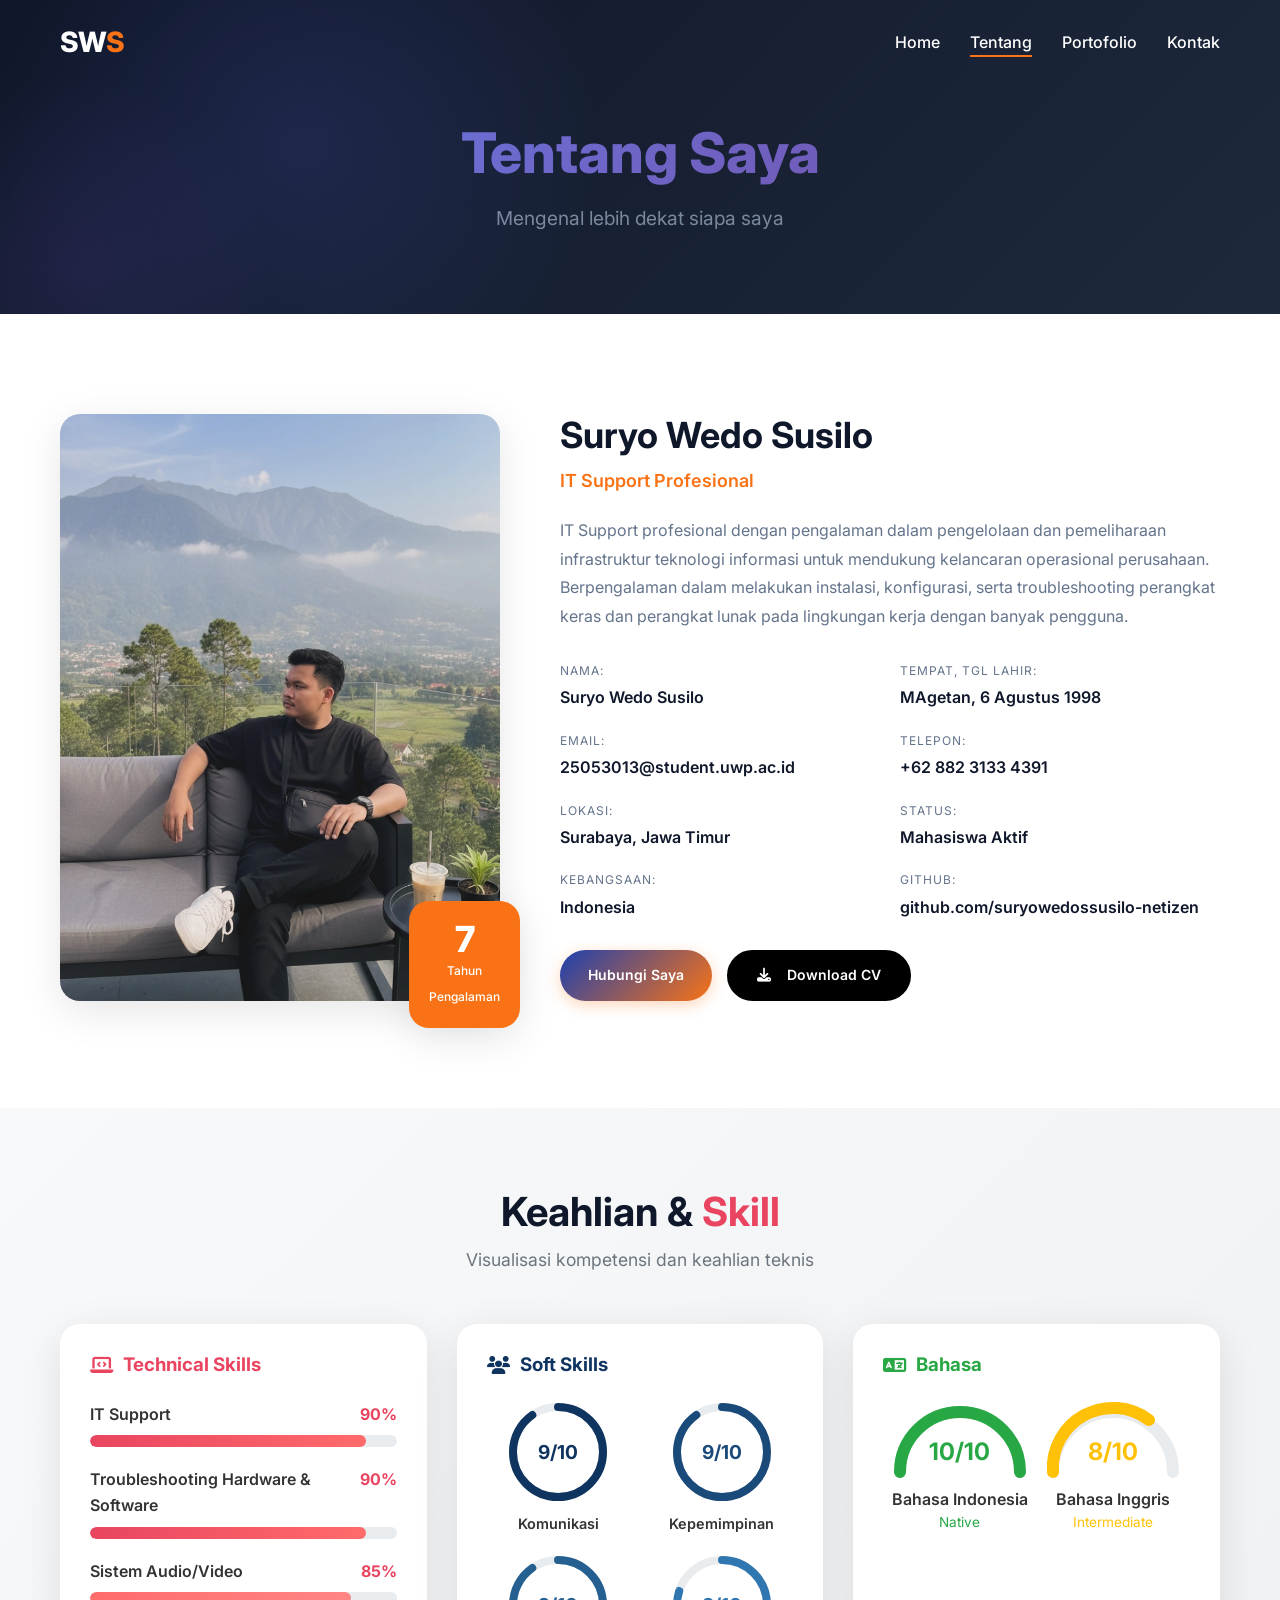
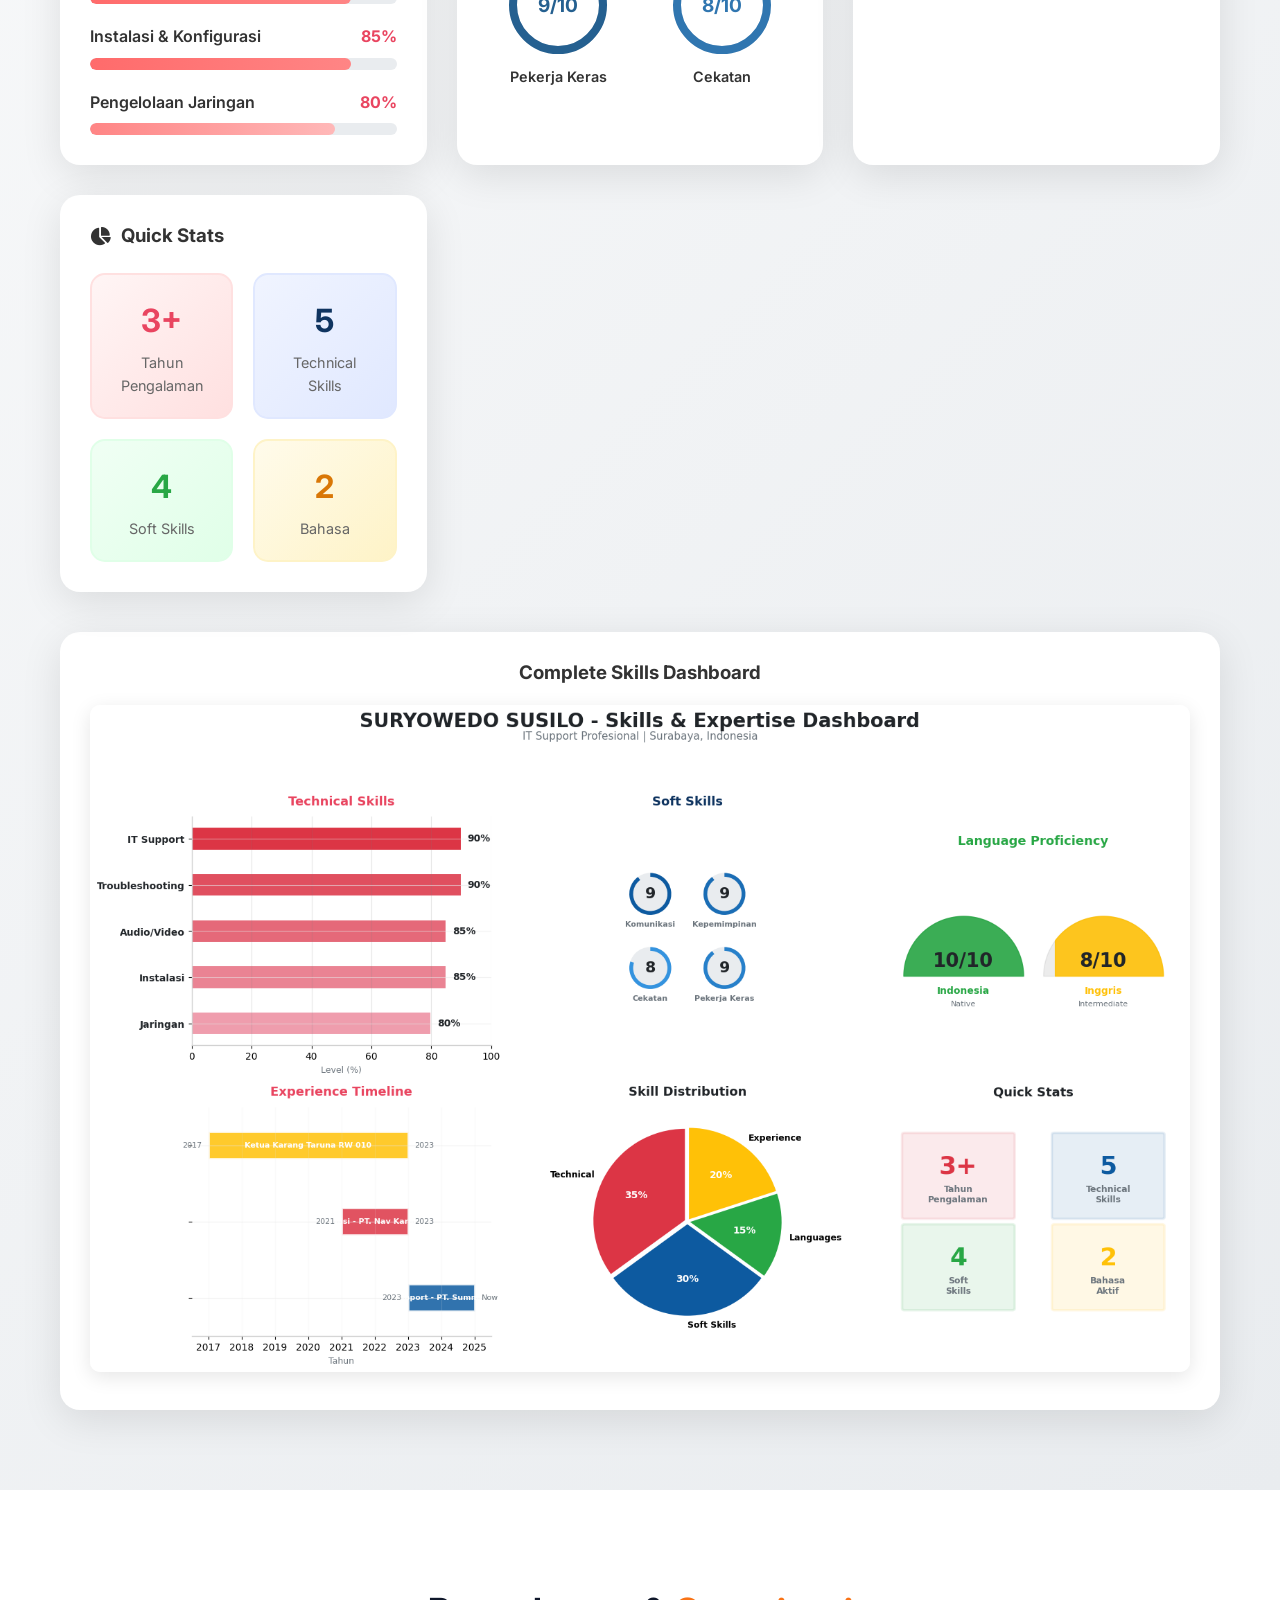
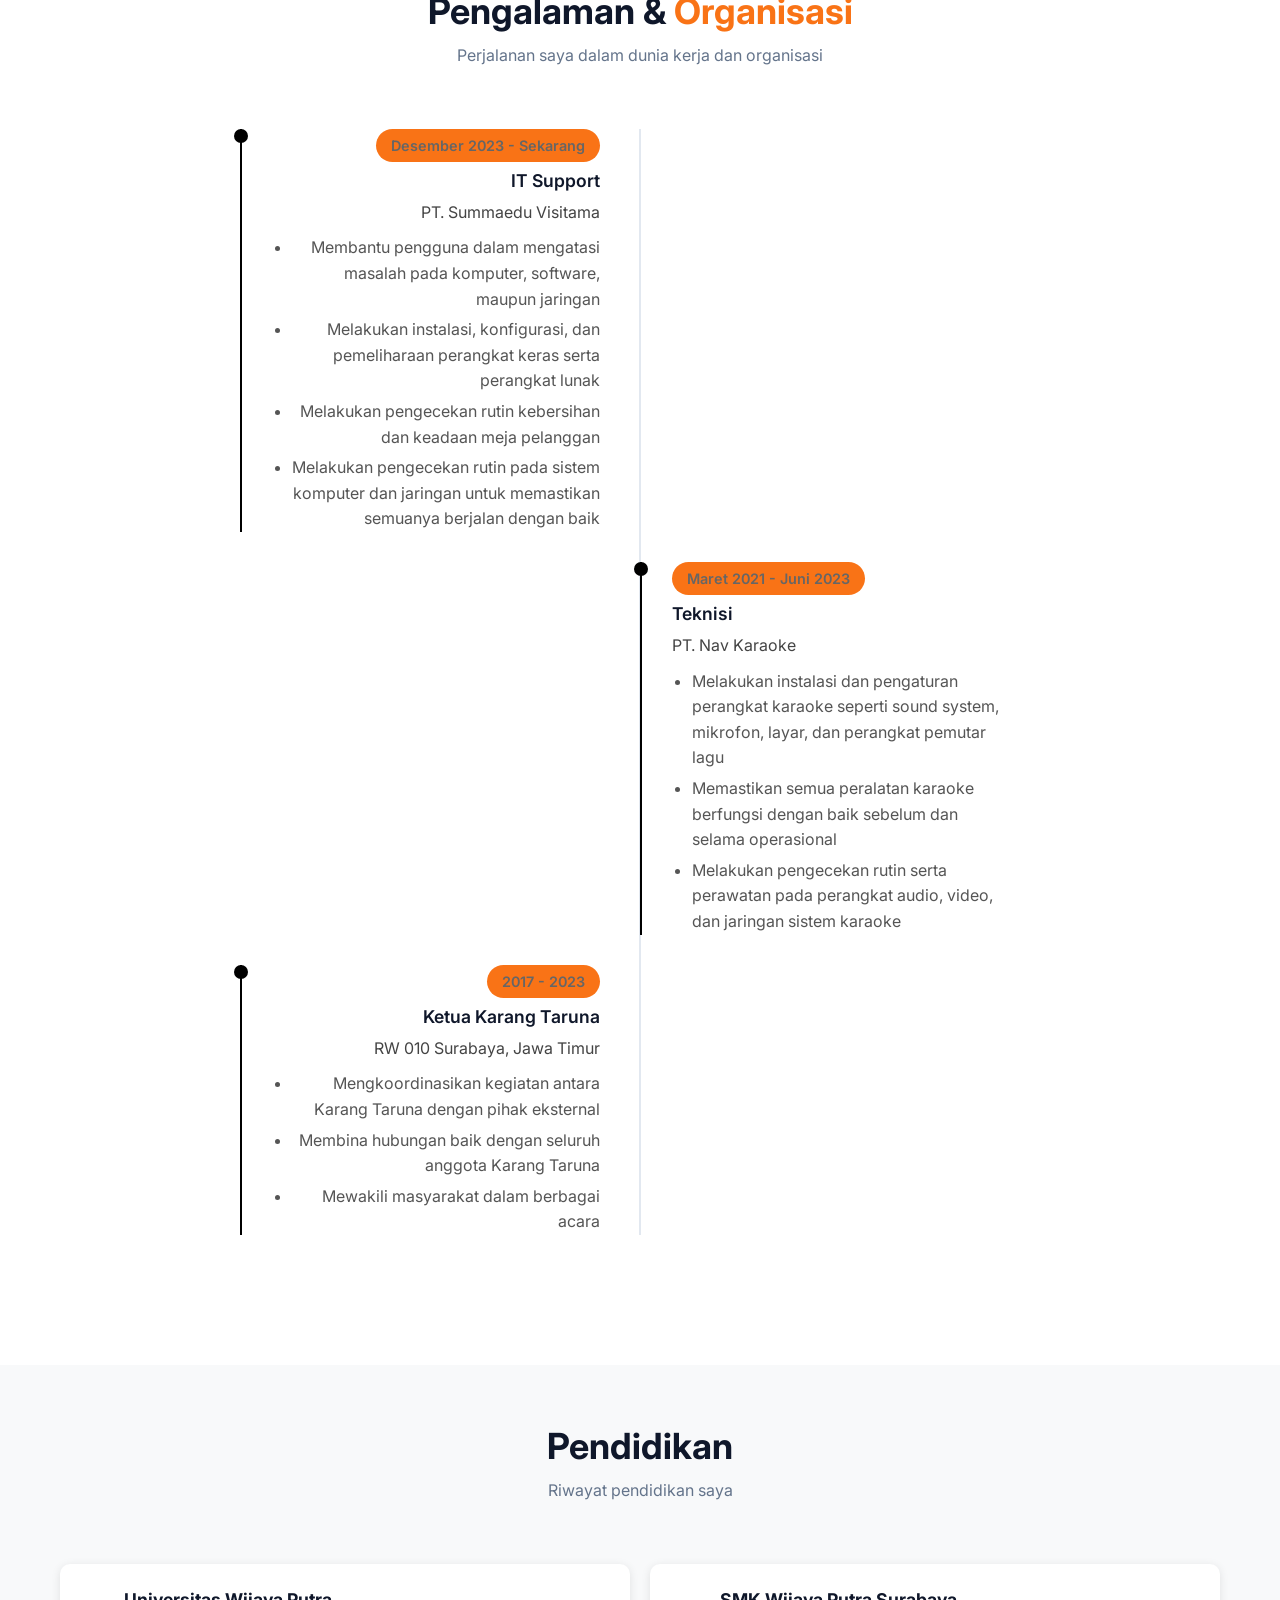
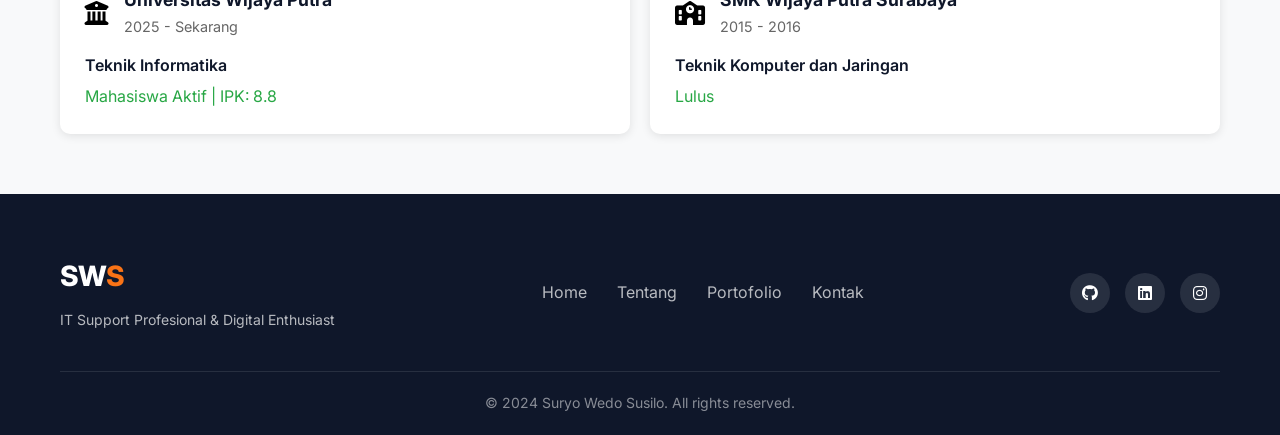
<file: Portofolio/about.html>
<!DOCTYPE html>
<html lang="id">
<head>
    <meta charset="UTF-8">
    <meta name="viewport" content="width=device-width, initial-scale=1.0">
    <title>Tentang Saya | Suryo Wedo Susilo</title>
    <link rel="stylesheet" href="css/style.css">
    <link rel="stylesheet" href="css/responsive.css">
    <link rel="stylesheet" href="css/animation.css">
    <link href="https://cdnjs.cloudflare.com/ajax/libs/font-awesome/6.4.0/css/all.min.css" rel="stylesheet">
    <link href="https://fonts.googleapis.com/css2?family=Inter:wght@300;400;500;600;700;800&display=swap" rel="stylesheet">
    <style>
        /* Additional style for black download button */
        .btn-black {
            background-color: #000000;
            color: #ffffff;
            border: 2px solid #000000;
        }
        .btn-black:hover {
            background-color: #333333;
            border-color: #333333;
            color: #ffffff;
        }
        .btn-black i {
            margin-right: 8px;
        }
        
        /* Skills styling */
        .skill-item {
            background: #f8f9fa;
            padding: 15px;
            border-radius: 8px;
            margin-bottom: 10px;
        }
        .skill-header {
            display: flex;
            justify-content: space-between;
            margin-bottom: 8px;
        }
        .skill-bar {
            background: #e9ecef;
            height: 8px;
            border-radius: 4px;
            overflow: hidden;
        }
        .skill-progress {
            background: #000000;
            height: 100%;
            border-radius: 4px;
            transition: width 0.3s ease;
        }
        
        /* Timeline styling */
        .timeline-item {
            position: relative;
            padding-left: 30px;
            margin-bottom: 30px;
            border-left: 2px solid #000000;
        }
        .timeline-item::before {
            content: '';
            position: absolute;
            left: -8px;
            top: 0;
            width: 14px;
            height: 14px;
            background: #000000;
            border-radius: 50%;
        }
        .timeline-date {
            color: #666;
            font-size: 0.9em;
            margin-bottom: 5px;
        }
        .timeline-title {
            font-weight: 600;
            font-size: 1.1em;
            margin-bottom: 5px;
        }
        .timeline-company {
            color: #444;
            margin-bottom: 10px;
        }
        .timeline-description ul {
            list-style: disc;
            padding-left: 20px;
        }
        .timeline-description li {
            margin-bottom: 5px;
            color: #555;
        }
        
        /* Skills category */
        .skill-category {
            margin-bottom: 30px;
        }
        .skill-category h3 {
            margin-bottom: 15px;
            color: #000;
            font-size: 1.2em;
        }
    </style>
</head>
<body>
    <!-- Navigation -->
    <nav id="navbar" class="navbar scrolled">
        <div class="container">
            <a href="index.html" class="logo">SW<span class="highlight">S</span></a>
            <button class="nav-toggle" id="navToggle">
                <i class="fas fa-bars"></i>
            </button>
            <ul class="nav-menu" id="navMenu">
                <li><a href="index.html">Home</a></li>
                <li><a href="about.html" class="active">Tentang</a></li>
                <li><a href="projects.html">Portofolio</a></li>
                <li><a href="contact.html">Kontak</a></li>
            </ul>
        </div>
    </nav>

    <!-- About Hero -->
    <section class="page-hero">
        <div class="container">
            <h1 class="page-title">Tentang <span class="highlight">Saya</span></h1>
            <p class="page-subtitle">Mengenal lebih dekat siapa saya</p>
        </div>
    </section>

    <!-- About Content -->
    <section class="about-section">
        <div class="container">
            <div class="about-grid">
                <div class="about-image">
                    <img src="assets/images/profil2.jpg" alt="Suryo Wedo Susilo" id="aboutImage">
                    <div class="experience-badge">
                        <span class="number">7</span>
                        <span class="text">Tahun<br>Pengalaman</span>
                    </div>
                </div>
                <div class="about-content">
                    <h2 id="aboutName">Suryo Wedo Susilo</h2>
                    <p class="about-role" id="aboutRole">IT Support Profesional</p>
                    <div class="about-text" id="aboutDescription">
                        <p>IT Support profesional dengan pengalaman dalam pengelolaan dan pemeliharaan infrastruktur teknologi informasi untuk mendukung kelancaran operasional perusahaan. Berpengalaman dalam melakukan instalasi, konfigurasi, serta troubleshooting perangkat keras dan perangkat lunak pada lingkungan kerja dengan banyak pengguna.</p>
                    </div>
                    
                    <div class="personal-info">
                        <div class="info-item">
                            <span class="label">Nama:</span>
                            <span class="value">Suryo Wedo Susilo</span>
                        </div>
                        <div class="info-item">
                            <span class="label">Tempat, Tgl Lahir:</span>
                            <span class="value">MAgetan, 6 Agustus 1998</span>
                        </div>
                        <div class="info-item">
                            <span class="label">Email:</span>
                            <span class="value">25053013@student.uwp.ac.id</span>
                        </div>
                        <div class="info-item">
                            <span class="label">Telepon:</span>
                            <span class="value">+62 882 3133 4391</span>
                        </div>
                        <div class="info-item">
                            <span class="label">Lokasi:</span>
                            <span class="value">Surabaya, Jawa Timur</span>
                        </div>
                        <div class="info-item">
                            <span class="label">Status:</span>
                            <span class="value">Mahasiswa Aktif</span>
                        </div>
                        <div class="info-item">
                            <span class="label">Kebangsaan:</span>
                            <span class="value">Indonesia</span>
                        </div>
                        <div class="info-item">
                            <span class="label">GitHub:</span>
                            <span class="value">github.com/suryowedossusilo-netizen</span>
                        </div>
                    </div>

                    <div class="about-buttons">
                        <a href="contact.html" class="btn btn-primary">Hubungi Saya</a>
                        <a href="https://drive.google.com/file/d/1eTiuidRUvcqx3aAX0KhzxMoconwBWNHU/view?usp=sharing" class="btn btn-black" download>
                            <i class="fas fa-download"></i> Download CV
                        </a>
                    </div>
                </div>
            </div>
        </div>
    </section>

    <!-- GANTI SELURUH BAGIAN SKILLS SECTION DENGAN KODE INI -->

<!-- Skills Dashboard Section -->
<section class="skills-dashboard-section" style="padding: 80px 0; background: linear-gradient(135deg, #f8f9fa 0%, #e9ecef 100%);">
    <div class="container">
        <div class="section-header" style="text-align: center; margin-bottom: 50px;">
            <h2 class="section-title" style="font-size: 2.5rem; margin-bottom: 10px;">Keahlian & <span style="color: #e94560;">Skill</span></h2>
            <p class="section-subtitle" style="color: #6c757d; font-size: 1.1rem;">Visualisasi kompetensi dan keahlian teknis</p>
        </div>

        <!-- Dashboard Grid -->
        <div style="display: grid; grid-template-columns: repeat(auto-fit, minmax(350px, 1fr)); gap: 30px; margin-bottom: 40px;">
            
            <!-- Technical Skills Card -->
            <div style="background: white; border-radius: 20px; padding: 30px; box-shadow: 0 10px 40px rgba(0,0,0,0.1);">
                <h3 style="color: #e94560; margin-bottom: 25px; display: flex; align-items: center; gap: 10px;">
                    <i class="fas fa-laptop-code"></i> Technical Skills
                </h3>
                
                <div class="skill-bar-item" style="margin-bottom: 20px;">
                    <div style="display: flex; justify-content: space-between; margin-bottom: 8px;">
                        <span style="font-weight: 600; color: #333;">IT Support</span>
                        <span style="color: #e94560; font-weight: bold;">90%</span>
                    </div>
                    <div style="background: #e9ecef; height: 12px; border-radius: 6px; overflow: hidden;">
                        <div style="background: linear-gradient(90deg, #e94560, #ff6b6b); height: 100%; width: 90%; border-radius: 6px; animation: fillBar 1.5s ease-out;"></div>
                    </div>
                </div>

                <div class="skill-bar-item" style="margin-bottom: 20px;">
                    <div style="display: flex; justify-content: space-between; margin-bottom: 8px;">
                        <span style="font-weight: 600; color: #333;">Troubleshooting Hardware & Software</span>
                        <span style="color: #e94560; font-weight: bold;">90%</span>
                    </div>
                    <div style="background: #e9ecef; height: 12px; border-radius: 6px; overflow: hidden;">
                        <div style="background: linear-gradient(90deg, #e94560, #ff6b6b); height: 100%; width: 90%; border-radius: 6px; animation: fillBar 1.5s ease-out 0.1s both;"></div>
                    </div>
                </div>

                <div class="skill-bar-item" style="margin-bottom: 20px;">
                    <div style="display: flex; justify-content: space-between; margin-bottom: 8px;">
                        <span style="font-weight: 600; color: #333;">Sistem Audio/Video</span>
                        <span style="color: #e94560; font-weight: bold;">85%</span>
                    </div>
                    <div style="background: #e9ecef; height: 12px; border-radius: 6px; overflow: hidden;">
                        <div style="background: linear-gradient(90deg, #ff6b6b, #ff8585); height: 100%; width: 85%; border-radius: 6px; animation: fillBar 1.5s ease-out 0.2s both;"></div>
                    </div>
                </div>

                <div class="skill-bar-item" style="margin-bottom: 20px;">
                    <div style="display: flex; justify-content: space-between; margin-bottom: 8px;">
                        <span style="font-weight: 600; color: #333;">Instalasi & Konfigurasi</span>
                        <span style="color: #e94560; font-weight: bold;">85%</span>
                    </div>
                    <div style="background: #e9ecef; height: 12px; border-radius: 6px; overflow: hidden;">
                        <div style="background: linear-gradient(90deg, #ff6b6b, #ff8585); height: 100%; width: 85%; border-radius: 6px; animation: fillBar 1.5s ease-out 0.3s both;"></div>
                    </div>
                </div>

                <div class="skill-bar-item">
                    <div style="display: flex; justify-content: space-between; margin-bottom: 8px;">
                        <span style="font-weight: 600; color: #333;">Pengelolaan Jaringan</span>
                        <span style="color: #e94560; font-weight: bold;">80%</span>
                    </div>
                    <div style="background: #e9ecef; height: 12px; border-radius: 6px; overflow: hidden;">
                        <div style="background: linear-gradient(90deg, #ff8585, #ffb8b8); height: 100%; width: 80%; border-radius: 6px; animation: fillBar 1.5s ease-out 0.4s both;"></div>
                    </div>
                </div>
            </div>

            <!-- Soft Skills Card -->
            <div style="background: white; border-radius: 20px; padding: 30px; box-shadow: 0 10px 40px rgba(0,0,0,0.1);">
                <h3 style="color: #0f3460; margin-bottom: 25px; display: flex; align-items: center; gap: 10px;">
                    <i class="fas fa-users"></i> Soft Skills
                </h3>
                
                <div style="display: grid; grid-template-columns: 1fr 1fr; gap: 20px;">
                    <!-- Circular Progress Items -->
                    <div style="text-align: center;">
                        <div style="position: relative; width: 100px; height: 100px; margin: 0 auto 10px;">
                            <svg width="100" height="100" style="transform: rotate(-90deg);">
                                <circle cx="50" cy="50" r="45" fill="none" stroke="#e9ecef" stroke-width="8"/>
                                <circle cx="50" cy="50" r="45" fill="none" stroke="#0f3460" stroke-width="8" 
                                        stroke-dasharray="283" stroke-dashoffset="28" stroke-linecap="round"/>
                            </svg>
                            <div style="position: absolute; top: 50%; left: 50%; transform: translate(-50%, -50%); font-weight: bold; font-size: 1.2rem; color: #0f3460;">9/10</div>
                        </div>
                        <div style="font-weight: 600; color: #333; font-size: 0.9rem;">Komunikasi</div>
                    </div>

                    <div style="text-align: center;">
                        <div style="position: relative; width: 100px; height: 100px; margin: 0 auto 10px;">
                            <svg width="100" height="100" style="transform: rotate(-90deg);">
                                <circle cx="50" cy="50" r="45" fill="none" stroke="#e9ecef" stroke-width="8"/>
                                <circle cx="50" cy="50" r="45" fill="none" stroke="#1a4a7a" stroke-width="8" 
                                        stroke-dasharray="283" stroke-dashoffset="28" stroke-linecap="round"/>
                            </svg>
                            <div style="position: absolute; top: 50%; left: 50%; transform: translate(-50%, -50%); font-weight: bold; font-size: 1.2rem; color: #1a4a7a;">9/10</div>
                        </div>
                        <div style="font-weight: 600; color: #333; font-size: 0.9rem;">Kepemimpinan</div>
                    </div>

                    <div style="text-align: center;">
                        <div style="position: relative; width: 100px; height: 100px; margin: 0 auto 10px;">
                            <svg width="100" height="100" style="transform: rotate(-90deg);">
                                <circle cx="50" cy="50" r="45" fill="none" stroke="#e9ecef" stroke-width="8"/>
                                <circle cx="50" cy="50" r="45" fill="none" stroke="#256090" stroke-width="8" 
                                        stroke-dasharray="283" stroke-dashoffset="28" stroke-linecap="round"/>
                            </svg>
                            <div style="position: absolute; top: 50%; left: 50%; transform: translate(-50%, -50%); font-weight: bold; font-size: 1.2rem; color: #256090;">9/10</div>
                        </div>
                        <div style="font-weight: 600; color: #333; font-size: 0.9rem;">Pekerja Keras</div>
                    </div>

                    <div style="text-align: center;">
                        <div style="position: relative; width: 100px; height: 100px; margin: 0 auto 10px;">
                            <svg width="100" height="100" style="transform: rotate(-90deg);">
                                <circle cx="50" cy="50" r="45" fill="none" stroke="#e9ecef" stroke-width="8"/>
                                <circle cx="50" cy="50" r="45" fill="none" stroke="#3076b0" stroke-width="8" 
                                        stroke-dasharray="283" stroke-dashoffset="57" stroke-linecap="round"/>
                            </svg>
                            <div style="position: absolute; top: 50%; left: 50%; transform: translate(-50%, -50%); font-weight: bold; font-size: 1.2rem; color: #3076b0;">8/10</div>
                        </div>
                        <div style="font-weight: 600; color: #333; font-size: 0.9rem;">Cekatan</div>
                    </div>
                </div>
            </div>

            <!-- Languages Card -->
            <div style="background: white; border-radius: 20px; padding: 30px; box-shadow: 0 10px 40px rgba(0,0,0,0.1);">
                <h3 style="color: #28a745; margin-bottom: 25px; display: flex; align-items: center; gap: 10px;">
                    <i class="fas fa-language"></i> Bahasa
                </h3>
                
                <div style="display: flex; justify-content: space-around; align-items: center;">
                    <!-- Indonesia Gauge -->
                    <div style="text-align: center;">
                        <div style="position: relative; width: 140px; height: 70px; margin-bottom: 15px;">
                            <svg width="140" height="70" style="overflow: visible;">
                                <!-- Background arc -->
                                <path d="M 10 70 A 60 60 0 0 1 130 70" fill="none" stroke="#e9ecef" stroke-width="12" stroke-linecap="round"/>
                                <!-- Progress arc (100%) -->
                                <path d="M 10 70 A 60 60 0 0 1 130 70" fill="none" stroke="#28a745" stroke-width="12" stroke-linecap="round"
                                      stroke-dasharray="189" stroke-dashoffset="0"/>
                            </svg>
                            <div style="position: absolute; bottom: 0; left: 50%; transform: translateX(-50%); font-weight: bold; font-size: 1.5rem; color: #28a745;">10/10</div>
                        </div>
                        <div style="font-weight: 600; color: #333;">Bahasa Indonesia</div>
                        <div style="font-size: 0.85rem; color: #28a745;">Native</div>
                    </div>

                    <!-- English Gauge -->
                    <div style="text-align: center;">
                        <div style="position: relative; width: 140px; height: 70px; margin-bottom: 15px;">
                            <svg width="140" height="70" style="overflow: visible;">
                                <!-- Background arc -->
                                <path d="M 10 70 A 60 60 0 0 1 130 70" fill="none" stroke="#e9ecef" stroke-width="12" stroke-linecap="round"/>
                                <!-- Progress arc (80%) -->
                                <path d="M 10 70 A 60 60 0 0 1 106 18" fill="none" stroke="#ffc107" stroke-width="12" stroke-linecap="round"/>
                            </svg>
                            <div style="position: absolute; bottom: 0; left: 50%; transform: translateX(-50%); font-weight: bold; font-size: 1.5rem; color: #ffc107;">8/10</div>
                        </div>
                        <div style="font-weight: 600; color: #333;">Bahasa Inggris</div>
                        <div style="font-size: 0.85rem; color: #ffc107;">Intermediate</div>
                    </div>
                </div>
            </div>

            <!-- Quick Stats Card -->
            <div style="background: white; border-radius: 20px; padding: 30px; box-shadow: 0 10px 40px rgba(0,0,0,0.1);">
                <h3 style="color: #333; margin-bottom: 25px; display: flex; align-items: center; gap: 10px;">
                    <i class="fas fa-chart-pie"></i> Quick Stats
                </h3>
                
                <div style="display: grid; grid-template-columns: 1fr 1fr; gap: 20px;">
                    <div style="background: linear-gradient(135deg, #fff5f5, #ffe0e0); padding: 20px; border-radius: 15px; text-align: center; border: 2px solid #ffe0e0;">
                        <div style="font-size: 2rem; font-weight: bold; color: #e94560;">3+</div>
                        <div style="font-size: 0.9rem; color: #666; margin-top: 5px;">Tahun Pengalaman</div>
                    </div>
                    
                    <div style="background: linear-gradient(135deg, #f0f4ff, #e0e8ff); padding: 20px; border-radius: 15px; text-align: center; border: 2px solid #e0e8ff;">
                        <div style="font-size: 2rem; font-weight: bold; color: #0f3460;">5</div>
                        <div style="font-size: 0.9rem; color: #666; margin-top: 5px;">Technical Skills</div>
                    </div>
                    
                    <div style="background: linear-gradient(135deg, #f0fff4, #e0ffe8); padding: 20px; border-radius: 15px; text-align: center; border: 2px solid #e0ffe8;">
                        <div style="font-size: 2rem; font-weight: bold; color: #28a745;">4</div>
                        <div style="font-size: 0.9rem; color: #666; margin-top: 5px;">Soft Skills</div>
                    </div>
                    
                    <div style="background: linear-gradient(135deg, #fffbeb, #fef3c7); padding: 20px; border-radius: 15px; text-align: center; border: 2px solid #fef3c7;">
                        <div style="font-size: 2rem; font-weight: bold; color: #d97706;">2</div>
                        <div style="font-size: 0.9rem; color: #666; margin-top: 5px;">Bahasa</div>
                    </div>
                </div>
            </div>
        </div>

        <!-- Full Dashboard Image -->
        <div style="background: white; border-radius: 20px; padding: 30px; box-shadow: 0 10px 40px rgba(0,0,0,0.1); margin-top: 30px; text-align: center;">
            <h3 style="margin-bottom: 20px; color: #333;">Complete Skills Dashboard</h3>
            <img src="assets/images/skills_dashboard.png" alt="Skills Dashboard" style="max-width: 100%; height: auto; border-radius: 10px; box-shadow: 0 5px 20px rgba(0,0,0,0.1);"
                 onerror="this.style.display='none'; this.nextElementSibling.style.display='block';">
            <p style="display: none; color: #666; font-size: 0.9rem; margin-top: 10px;">
                💡 Simpan gambar diagram di folder <code>assets/images/</code> dengan nama <code>skills_dashboard.png</code>
            </p>
        </div>
    </div>
</section>

<style>
@keyframes fillBar {
    from { width: 0; }
}
</style>

    <!-- Experience Timeline -->
    <section class="experience-section">
        <div class="container">
            <div class="section-header">
                <h2 class="section-title">Pengalaman & <span class="highlight">Organisasi</span></h2>
                <p class="section-subtitle">Perjalanan saya dalam dunia kerja dan organisasi</p>
            </div>
            <div class="timeline" id="experienceTimeline">
                
                <!-- Work Experience 1 -->
                <div class="timeline-item">
                    <div class="timeline-date">Desember 2023 - Sekarang</div>
                    <div class="timeline-title">IT Support</div>
                    <div class="timeline-company">PT. Summaedu Visitama</div>
                    <div class="timeline-description">
                        <ul>
                            <li>Membantu pengguna dalam mengatasi masalah pada komputer, software, maupun jaringan</li>
                            <li>Melakukan instalasi, konfigurasi, dan pemeliharaan perangkat keras serta perangkat lunak</li>
                            <li>Melakukan pengecekan rutin kebersihan dan keadaan meja pelanggan</li>
                            <li>Melakukan pengecekan rutin pada sistem komputer dan jaringan untuk memastikan semuanya berjalan dengan baik</li>
                        </ul>
                    </div>
                </div>

                <!-- Work Experience 2 -->
                <div class="timeline-item">
                    <div class="timeline-date">Maret 2021 - Juni 2023</div>
                    <div class="timeline-title">Teknisi</div>
                    <div class="timeline-company">PT. Nav Karaoke</div>
                    <div class="timeline-description">
                        <ul>
                            <li>Melakukan instalasi dan pengaturan perangkat karaoke seperti sound system, mikrofon, layar, dan perangkat pemutar lagu</li>
                            <li>Memastikan semua peralatan karaoke berfungsi dengan baik sebelum dan selama operasional</li>
                            <li>Melakukan pengecekan rutin serta perawatan pada perangkat audio, video, dan jaringan sistem karaoke</li>
                        </ul>
                    </div>
                </div>

                <!-- Organization Experience -->
                <div class="timeline-item">
                    <div class="timeline-date">2017 - 2023</div>
                    <div class="timeline-title">Ketua Karang Taruna</div>
                    <div class="timeline-company">RW 010 Surabaya, Jawa Timur</div>
                    <div class="timeline-description">
                        <ul>
                            <li>Mengkoordinasikan kegiatan antara Karang Taruna dengan pihak eksternal</li>
                            <li>Membina hubungan baik dengan seluruh anggota Karang Taruna</li>
                            <li>Mewakili masyarakat dalam berbagai acara</li>
                        </ul>
                    </div>
                </div>

            </div>
        </div>
    </section>

    <!-- Education Section -->
    <section class="education-section" style="padding: 60px 0; background: #f8f9fa;">
        <div class="container">
            <div class="section-header">
                <h2 class="section-title">Pendidikan</h2>
                <p class="section-subtitle">Riwayat pendidikan saya</p>
            </div>
            <div class="education-grid" style="display: grid; grid-template-columns: repeat(auto-fit, minmax(300px, 1fr)); gap: 20px; margin-top: 30px;">
                
                <div class="education-card" style="background: white; padding: 25px; border-radius: 10px; box-shadow: 0 2px 10px rgba(0,0,0,0.1);">
                    <div style="display: flex; align-items: center; margin-bottom: 15px;">
                        <i class="fas fa-university" style="font-size: 24px; margin-right: 15px; color: #000;"></i>
                        <div>
                            <h3 style="margin: 0; font-size: 1.1em;">Universitas Wijaya Putra</h3>
                            <p style="margin: 5px 0 0 0; color: #666; font-size: 0.9em;">2025 - Sekarang</p>
                        </div>
                    </div>
                    <p style="margin: 0; font-weight: 600;">Teknik Informatika</p>
                    <p style="margin: 5px 0 0 0; color: #28a745;">Mahasiswa Aktif | IPK: 8.8</p>
                </div>

                <div class="education-card" style="background: white; padding: 25px; border-radius: 10px; box-shadow: 0 2px 10px rgba(0,0,0,0.1);">
                    <div style="display: flex; align-items: center; margin-bottom: 15px;">
                        <i class="fas fa-school" style="font-size: 24px; margin-right: 15px; color: #000;"></i>
                        <div>
                            <h3 style="margin: 0; font-size: 1.1em;">SMK Wijaya Putra Surabaya</h3>
                            <p style="margin: 5px 0 0 0; color: #666; font-size: 0.9em;">2015 - 2016</p>
                        </div>
                    </div>
                    <p style="margin: 0; font-weight: 600;">Teknik Komputer dan Jaringan</p>
                    <p style="margin: 5px 0 0 0; color: #28a745;">Lulus</p>
                </div>

            </div>
        </div>
    </section>

    <!-- Footer -->
    <footer class="footer">
        <div class="container">
            <div class="footer-content">
                <div class="footer-brand">
                    <span class="logo">SW<span class="highlight">S</span></span>
                    <p>IT Support Profesional & Digital Enthusiast</p>
                </div>
                <div class="footer-links">
                    <a href="index.html">Home</a>
                    <a href="about.html">Tentang</a>
                    <a href="projects.html">Portofolio</a>
                    <a href="contact.html">Kontak</a>
                </div>
                <div class="footer-social">
                    <a href="https://github.com/suryowedossusilo" target="_blank"><i class="fab fa-github"></i></a>
                    <a href="#"><i class="fab fa-linkedin"></i></a>
                    <a href="#"><i class="fab fa-instagram"></i></a>
                </div>
            </div>
            <div class="footer-bottom">
                <p>&copy; 2024 Suryo Wedo Susilo. All rights reserved.</p>
            </div>
        </div>
    </footer>

    <script src="js/main.js"></script>
    <script src="js/animation.js"></script>
    <script src="js/loadData.js"></script>
    <script>
        document.addEventListener('DOMContentLoaded', () => {
            loadProfileData();
            loadSkills();
            loadExperience();
        });
    </script>
</body>
</html>
</file>
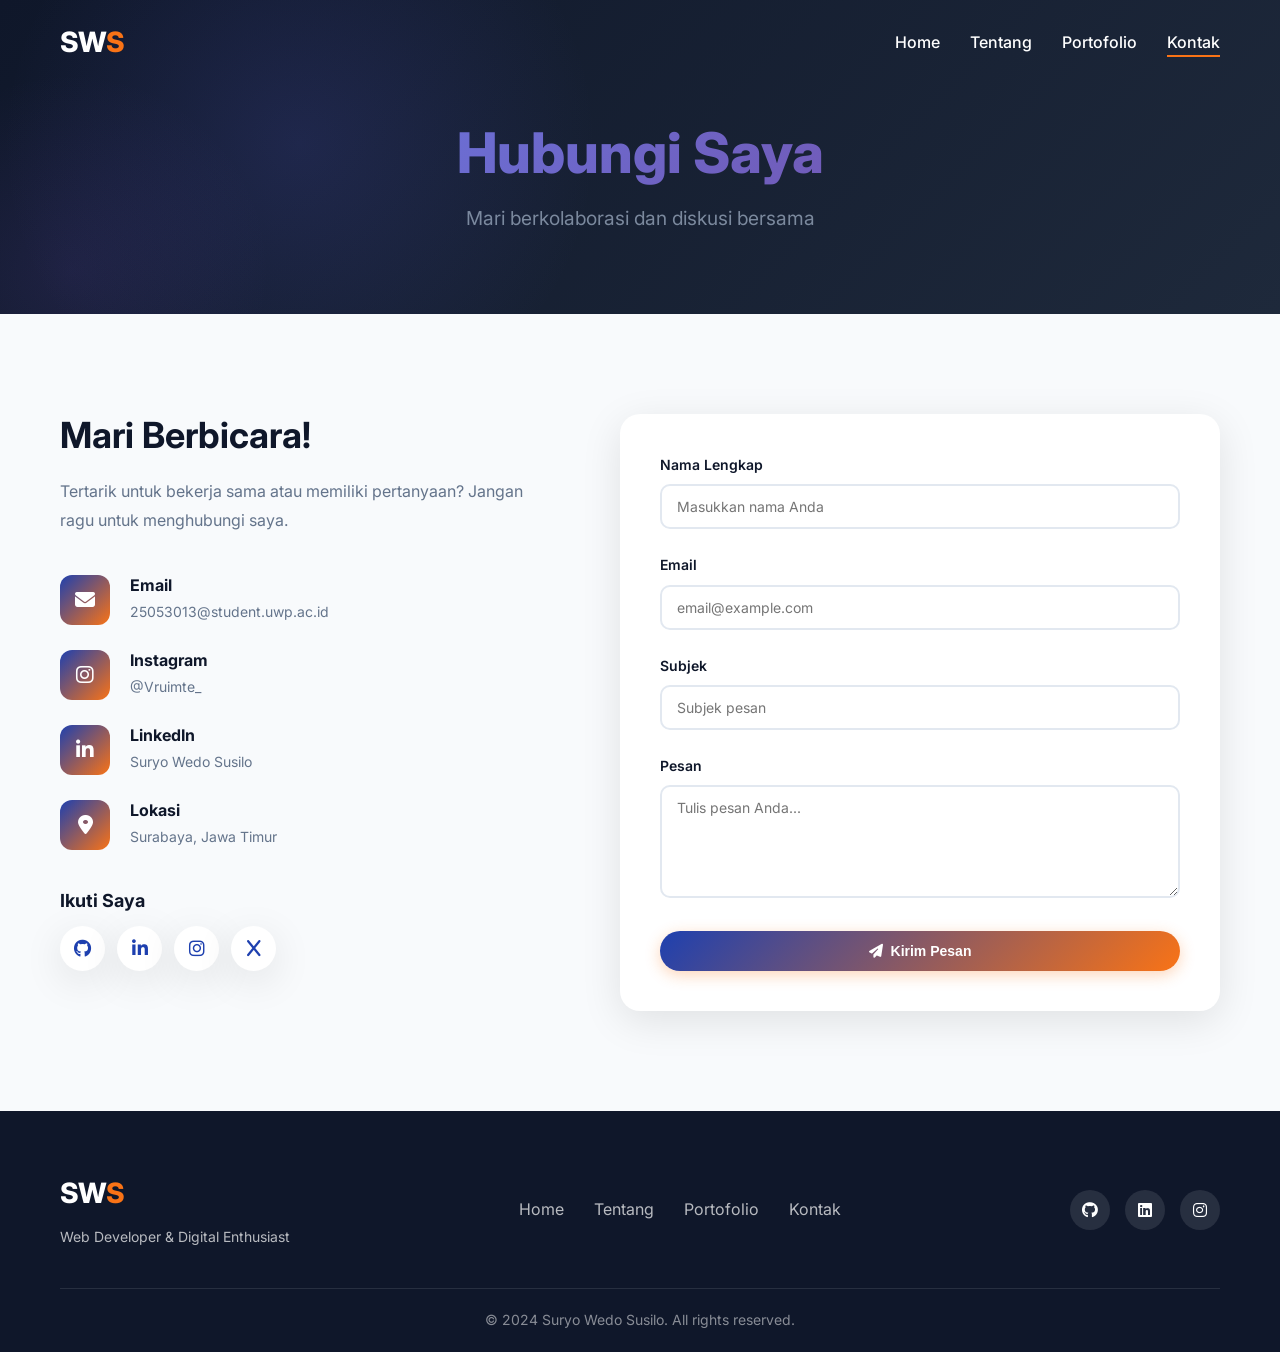
<file: Portofolio/contact.html>
<!DOCTYPE html>
<html lang="id">
<head>
    <meta charset="UTF-8">
    <meta name="viewport" content="width=device-width, initial-scale=1.0">
    <title>Kontak | Suryo Wedo Susilo</title>
    <link rel="stylesheet" href="css/style.css">
    <link rel="stylesheet" href="css/responsive.css">
    <link rel="stylesheet" href="css/animation.css">
    <link href="https://cdnjs.cloudflare.com/ajax/libs/font-awesome/6.4.0/css/all.min.css" rel="stylesheet">
    <link href="https://fonts.googleapis.com/css2?family=Inter:wght@300;400;500;600;700;800&display=swap" rel="stylesheet">
</head>
<body>
    <!-- Navigation -->
    <nav id="navbar" class="navbar scrolled">
        <div class="container">
            <a href="index.html" class="logo">SW<span class="highlight">S</span></a>
            <button class="nav-toggle" id="navToggle">
                <i class="fas fa-bars"></i>
            </button>
            <ul class="nav-menu" id="navMenu">
                <li><a href="index.html">Home</a></li>
                <li><a href="about.html">Tentang</a></li>
                <li><a href="projects.html">Portofolio</a></li>
                <li><a href="contact.html" class="active">Kontak</a></li>
            </ul>
        </div>
    </nav>

    <!-- Contact Hero -->
    <section class="page-hero">
        <div class="container">
            <h1 class="page-title">Hubungi <span class="highlight">Saya</span></h1>
            <p class="page-subtitle">Mari berkolaborasi dan diskusi bersama</p>
        </div>
    </section>

    <!-- Contact Section -->
    <section class="contact-section">
        <div class="container">
            <div class="contact-grid">
                
                <!-- KIRI: Info Kontak -->
                <div class="contact-info">
                    <h2>Mari Berbicara!</h2>
                    <p>Tertarik untuk bekerja sama atau memiliki pertanyaan? Jangan ragu untuk menghubungi saya.</p>
                    
                    <div class="contact-details">
                        <div class="contact-item">
                            <div class="icon">
                                <i class="fas fa-envelope"></i>
                            </div>
                            <div class="detail">
                                <h4>Email</h4>
                                <p><a href="mailto:25053013@student.uwp.ac.id">25053013@student.uwp.ac.id</a></p>
                            </div>
                        </div>
                        
                        <div class="contact-item">
                            <div class="icon">
                                <i class="fab fa-instagram"></i>
                            </div>
                            <div class="detail">
                                <h4>Instagram</h4>
                                <p><a href="https://www.instagram.com/vruimte_?igsh=cGJ2N3ZyM3BhdHd0" target="_blank" rel="noopener noreferrer">@Vruimte_</a></p>
                            </div>
                        </div>
                        
                        <div class="contact-item">
                            <div class="icon">
                                <i class="fab fa-linkedin-in"></i>
                            </div>
                            <div class="detail">
                                <h4>LinkedIn</h4>
                                <p><a href="https://www.linkedin.com/in/suryo-wedo-susilo/" target="_blank" rel="noopener noreferrer">Suryo Wedo Susilo</a></p>
                            </div>
                        </div>
                        
                        <div class="contact-item">
                            <div class="icon">
                                <i class="fas fa-map-marker-alt"></i>
                            </div>
                            <div class="detail">
                                <h4>Lokasi</h4>
                                <p><a href="https://maps.google.com/?q=Surabaya,Jawa+Timur" target="_blank" rel="noopener noreferrer">Surabaya, Jawa Timur</a></p>
                            </div>
                        </div>
                    </div>

                    <div class="social-connect">
                        <h4>Ikuti Saya</h4>
                        <div class="social-icons">
                            <a href="https://github.com/suryowedossusilo-netizen" target="_blank" rel="noopener noreferrer" class="social-icon" title="GitHub">
                                <i class="fab fa-github"></i>
                            </a>
                            <a href="https://www.linkedin.com/in/suryo-wedo-susilo" target="_blank" rel="noopener noreferrer" class="social-icon" title="LinkedIn">
                                <i class="fab fa-linkedin-in"></i>
                            </a>
                            <a href="https://www.instagram.com/Vruimte_" target="_blank" rel="noopener noreferrer" class="social-icon" title="Instagram">
                                <i class="fab fa-instagram"></i>
                            </a>
                            <a href="https://x.com/VRuimte" target="_blank" rel="noopener noreferrer" class="social-icon" title="x">
                                <i class="fab fa-x"></i>
                            </a>
                        </div>
                    </div>
                </div>
                <!-- TUTUP contact-info -->
                
                <!-- KANAN: Form Kontak -->
                <div class="contact-form-wrapper">
                    <form id="contactForm" class="contact-form">
                        <div class="form-group">
                            <label for="name">Nama Lengkap</label>
                            <input type="text" id="name" name="name" required placeholder="Masukkan nama Anda">
                        </div>
                        
                        <div class="form-group">
                            <label for="email">Email</label>
                            <input type="email" id="email" name="email" required placeholder="email@example.com">
                        </div>
                        
                        <div class="form-group">
                            <label for="subject">Subjek</label>
                            <input type="text" id="subject" name="subject" required placeholder="Subjek pesan">
                        </div>
                        
                        <div class="form-group">
                            <label for="message">Pesan</label>
                            <textarea id="message" name="message" rows="5" required placeholder="Tulis pesan Anda..."></textarea>
                        </div>
                        
                        <button type="submit" class="btn btn-primary btn-full">
                            <i class="fas fa-paper-plane"></i> Kirim Pesan
                        </button>
                    </form>
                </div>
                <!-- TUTUP contact-form-wrapper -->
                
            </div>
            <!-- TUTUP contact-grid -->
        </div>
        <!-- TUTUP container -->
    </section>
    <!-- TUTUP contact-section -->

    <!-- Footer -->
    <footer class="footer">
        <div class="container">
            <div class="footer-content">
                <div class="footer-brand">
                    <span class="logo">SW<span class="highlight">S</span></span>
                    <p>Web Developer & Digital Enthusiast</p>
                </div>
                <div class="footer-links">
                    <a href="index.html">Home</a>
                    <a href="about.html">Tentang</a>
                    <a href="projects.html">Portofolio</a>
                    <a href="contact.html">Kontak</a>
                </div>
                <div class="footer-social">
                    <a href="https://github.com/suryowedossusilo-netizen" target="_blank" rel="noopener noreferrer">
                        <i class="fab fa-github"></i>
                    </a>
                    <a href="https://www.linkedin.com/in/suryo-wedo-susilo" target="_blank" rel="noopener noreferrer">
                        <i class="fab fa-linkedin"></i>
                    </a>
                    <a href="https://www.instagram.com/Vruimte_" target="_blank" rel="noopener noreferrer">
                        <i class="fab fa-instagram"></i>
                    </a>
                </div>
            </div>
            <!-- TUTUP footer-content -->
            
            <div class="footer-bottom">
                <p>&copy; 2024 Suryo Wedo Susilo. All rights reserved.</p>
            </div>
        </div>
        <!-- TUTUP container -->
    </footer>

    <script src="js/main.js"></script>
    <script src="js/loadData.js"></script>
    <script src="js/animation.js"></script>
    <script>
        document.getElementById('contactForm').addEventListener('submit', (e) => {
            e.preventDefault();
            alert('Terima kasih! Pesan Anda telah terkirim. Saya akan menghubungi Anda segera.');
            e.target.reset();
        });
    </script>
</body>
</html>
</file>
<file: Portofolio/css/style.css>
/* CSS Variables */
:root {
    --primary: #1e40af;
    --primary-dark: #1e3a8a;
    --secondary: #f97316;
    --secondary-dark: #ea580c;
    --dark: #0f172a;
    --light: #f8fafc;
    --gray: #64748b;
    --gray-light: #e2e8f0;
    --white: #ffffff;
    --gradient: linear-gradient(135deg, var(--primary) 0%, var(--secondary) 100%);
    --shadow: 0 10px 40px rgba(0, 0, 0, 0.1);
    --shadow-hover: 0 20px 60px rgba(0, 0, 0, 0.15);
    --hero-bg-image: url('../assets/images/background.jpg');
    --page-bg-image: url('../assets/images/background.jpg');
}

/* Reset & Base */
* {
    margin: 0;
    padding: 0;
    box-sizing: border-box;
}

html {
    scroll-behavior: smooth;
}

body {
    font-family: 'Inter', sans-serif;
    line-height: 1.6;
    color: var(--dark);
    background-color: var(--light);
    overflow-x: hidden;
}

.container {
    max-width: 1200px;
    margin: 0 auto;
    padding: 0 20px;
}

/* Typography */
h1, h2, h3, h4, h5, h6 {
    font-weight: 700;
    line-height: 1.2;
}

a {
    text-decoration: none;
    color: inherit;
}

.highlight {
    color: var(--secondary);
}

/* Buttons */
.btn {
    display: inline-flex;
    align-items: center;
    gap: 8px;
    padding: 12px 28px;
    border-radius: 50px;
    font-weight: 600;
    transition: all 0.3s ease;
    border: none;
    cursor: pointer;
    font-size: 14px;
}

.btn-primary {
    background: var(--gradient);
    color: var(--white);
    box-shadow: 0 4px 15px rgba(249, 115, 22, 0.3);
}

.btn-primary:hover {
    transform: translateY(-3px);
    box-shadow: 0 8px 25px rgba(249, 115, 22, 0.4);
}

.btn-outline {
    background: transparent;
    color: var(--white);
    border: 2px solid var(--white);
}

.btn-outline:hover {
    background: var(--white);
    color: var(--primary);
}

.btn-full {
    width: 100%;
    justify-content: center;
}

/* Navigation */
.navbar {
    position: fixed;
    top: 0;
    left: 0;
    width: 100%;
    z-index: 1000;
    transition: all 0.3s ease;
    padding: 20px 0;
}

.navbar.scrolled {
    background: rgba(15, 23, 42, 0.95);
    backdrop-filter: blur(10px);
    box-shadow: var(--shadow);
    padding: 15px 0;
}

.navbar .container {
    display: flex;
    justify-content: space-between;
    align-items: center;
}

.logo {
    font-size: 28px;
    font-weight: 800;
    color: var(--white);
    letter-spacing: -1px;
}

.nav-menu {
    display: flex;
    list-style: none;
    gap: 30px;
}

.nav-menu a {
    color: var(--white);
    font-weight: 500;
    position: relative;
    padding: 5px 0;
}

.nav-menu a::after {
    content: '';
    position: absolute;
    bottom: 0;
    left: 0;
    width: 0;
    height: 2px;
    background: var(--secondary);
    transition: width 0.3s ease;
}

.nav-menu a:hover::after,
.nav-menu a.active::after {
    width: 100%;
}

.nav-toggle {
    display: none;
    background: none;
    border: none;
    color: var(--white);
    font-size: 24px;
    cursor: pointer;
}

/* ============================================
   HERO SECTION - DENGAN BACKGROUND GAMBAR
   ============================================ */

.hero {
    min-height: 100vh;
    display: flex;
    align-items: center;
    position: relative;
    background-color: var(--dark); /* Fallback color */
    background-image: var(--hero-bg-image);
    background-size: cover;
    background-position: center;
    background-repeat: no-repeat;
    background-attachment: fixed;
    overflow: hidden;
}

/* Overlay gelap untuk kontras teks */
.hero::before {
    content: '';
    position: absolute;
    top: 0;
    left: 0;
    width: 100%;
    height: 100%;
    background: linear-gradient(135deg, rgba(30, 64, 175, 0.85) 0%, rgba(15, 23, 42, 0.9) 100%);
    z-index: 0;
}

/* Hapus atau comment hero-bg yang lama */
.hero-bg {
    display: none; /* Sembunyikan SVG background lama */
}

.hero-content {
    display: grid;
    grid-template-columns: 1fr 1fr;
    gap: 60px;
    align-items: center;
    position: relative;
    z-index: 1;
}

.hero-text {
    color: var(--white);
}

.greeting {
    font-size: 18px;
    margin-bottom: 10px;
    opacity: 0.9;
}

.hero-title {
    font-size: 56px;
    margin-bottom: 15px;
    line-height: 1.1;
}

.hero-subtitle {
    font-size: 24px;
    margin-bottom: 20px;
    opacity: 0.9;
    min-height: 30px;
}

.hero-description {
    font-size: 16px;
    opacity: 0.8;
    margin-bottom: 30px;
    max-width: 500px;
    line-height: 1.8;
}

.hero-buttons {
    display: flex;
    gap: 15px;
    margin-bottom: 40px;
}

.social-links {
    display: flex;
    gap: 15px;
}

.social-link {
    width: 45px;
    height: 45px;
    border-radius: 50%;
    background: rgba(255, 255, 255, 0.1);
    display: flex;
    align-items: center;
    justify-content: center;
    color: var(--white);
    transition: all 0.3s ease;
    border: 1px solid rgba(255, 255, 255, 0.2);
}

.social-link:hover {
    background: var(--secondary);
    transform: translateY(-3px);
}

.hero-image {
    display: flex;
    justify-content: center;
    align-items: center;
}

.image-wrapper {
    position: relative;
    width: 350px;
    height: 350px;
    padding: 3px;
}

.image-wrapper {
    position: relative;
    width: 320px;
    height: 400px;  /* ✅ Lebih tinggi untuk foto formal 3:4 */
    padding: 3px;
}

.image-wrapper img {
    width: 100%;
    height: 100%;
    object-fit: cover;
    object-position: center 15%;  /* ✅ Fokus ke wajah (atas) */
    border-radius: 30px;
    position: relative;
    z-index: 2;
    box-shadow: var(--shadow-hover);
    display: block;
}

.scroll-indicator {
    position: absolute;
    bottom: 30px;
    left: 50%;
    transform: translateX(-50%);
    color: var(--white);
    opacity: 0.7;
    animation: bounce 2s infinite;
    z-index: 1;
}

/* ============================================
   PAGE HERO - DENGAN BACKGROUND GAMBAR
   ============================================ */

.page-hero {
    background-image: var(--page-bg-image);
    background-size: cover;
    background-position: center;
    background-repeat: no-repeat;
    position: relative;
    padding: 150px 0 80px;
    text-align: center;
    color: var(--white);
}

.page-hero::before {
    content: '';
    position: absolute;
    top: 0;
    left: 0;
    width: 100%;
    height: 100%;
    background: linear-gradient(135deg, rgba(30, 64, 175, 0.9) 0%, rgba(15, 23, 42, 0.95) 100%);
}

.page-hero .container {
    position: relative;
    z-index: 1;
}

.page-title {
    font-size: 48px;
    margin-bottom: 10px;
}

.page-subtitle {
    font-size: 18px;
    opacity: 0.8;
}

/* Section Headers */
.section-header {
    text-align: center;
    margin-bottom: 60px;
}

.section-title {
    font-size: 36px;
    margin-bottom: 10px;
}

.section-subtitle {
    color: var(--gray);
    font-size: 16px;
}

/* ============================================
   FEATURED PROJECTS - PROJECT UNGGULAN (FIXED)
   ============================================ */

.featured-section {
    padding: 100px 0;
    background: linear-gradient(135deg, #0f172a 0%, #1e293b 100%);
    position: relative;
}

.featured-section::before {
    content: '';
    position: absolute;
    top: -50%;
    right: -10%;
    width: 600px;
    height: 600px;
    background: radial-gradient(circle, rgba(99, 102, 241, 0.1) 0%, transparent 70%);
    pointer-events: none;
}

/* Section Header Dark */
.featured-section .section-header {
    text-align: center;
    margin-bottom: 60px;
    position: relative;
    z-index: 1;
}

.featured-section .section-title {
    font-size: 2.5rem;
    font-weight: 800;
    margin-bottom: 10px;
    color: #f8fafc;
}

.featured-section .section-title .highlight {
    background: linear-gradient(135deg, #667eea 0%, #764ba2 100%);
    -webkit-background-clip: text;
    -webkit-text-fill-color: transparent;
    background-clip: text;
}

.featured-section .section-subtitle {
    color: #94a3b8;
    font-size: 1.1rem;
    margin-bottom: 10px;
}

.featured-section .view-all {
    display: inline-flex;
    align-items: center;
    gap: 5px;
    color: #667eea;
    font-weight: 600;
    margin-top: 10px;
    transition: gap 0.3s ease;
}

.featured-section .view-all:hover {
    gap: 10px;
    color: #764ba2;
}

/* Projects Grid 3 Kolom */
.projects-preview {
    display: grid;
    grid-template-columns: repeat(3, 1fr);
    gap: 30px;
    position: relative;
    z-index: 1;
}

/* Project Card - Konsisten dengan projects.html */
.projects-preview .project-card {
    background: rgba(30, 41, 59, 0.8);
    border: 1px solid rgba(255, 255, 255, 0.1);
    border-radius: 16px;
    overflow: hidden;
    transition: all 0.4s cubic-bezier(0.4, 0, 0.2, 1);
    position: relative;
    display: flex;
    flex-direction: column;
}

.projects-preview .project-card:hover {
    transform: translateY(-8px);
    box-shadow: 0 20px 40px -15px rgba(99, 102, 241, 0.3);
    border-color: rgba(99, 102, 241, 0.3);
}

/* Image Container */
.projects-preview .project-image {
    position: relative;
    height: 200px;
    overflow: hidden;
    background: linear-gradient(135deg, #1e293b 0%, #0f172a 100%);
}

.projects-preview .project-image img {
    width: 100%;
    height: 100%;
    object-fit: cover;
    transition: transform 0.6s ease;
}

.projects-preview .project-card:hover .project-image img {
    transform: scale(1.05);
}

/* HAPUS FOTO PROFIL LAMA */
.projects-preview .project-card img[src*="profile"],
.projects-preview .project-card img[src*="foto"],
.projects-preview .project-card .profile-img,
.projects-preview .project-card .avatar {
    display: none !important;
}

/* Badges */
.projects-preview .project-badges {
    position: absolute;
    top: 1rem;
    left: 1rem;
    right: 1rem;
    display: flex;
    justify-content: space-between;
    align-items: center;
    z-index: 10;
}

.projects-preview .star-badge {
    background: rgba(251, 191, 36, 0.95);
    color: #0f172a;
    padding: 0.4rem 0.8rem;
    border-radius: 20px;
    font-size: 0.8rem;
    font-weight: 700;
    display: flex;
    align-items: center;
    gap: 0.3rem;
    box-shadow: 0 4px 6px -1px rgba(0, 0, 0, 0.3);
}

.projects-preview .category-badge {
    background: rgba(99, 102, 241, 0.95);
    color: #fff;
    padding: 0.4rem 1rem;
    border-radius: 20px;
    font-size: 0.75rem;
    font-weight: 700;
    text-transform: uppercase;
    letter-spacing: 0.5px;
    box-shadow: 0 4px 6px -1px rgba(0, 0, 0, 0.3);
}

/* Content */
.projects-preview .project-content {
    padding: 1.5rem;
    flex: 1;
    display: flex;
    flex-direction: column;
}

.projects-preview .project-header {
    margin-bottom: 0.75rem;
}

.projects-preview .project-title {
    font-size: 1.25rem;
    font-weight: 700;
    color: #f1f5f9;
    margin-bottom: 0.25rem;
    line-height: 1.3;
}

.projects-preview .project-category-text {
    color: #667eea;
    font-size: 0.85rem;
    font-weight: 600;
    text-transform: uppercase;
    letter-spacing: 0.5px;
}

.projects-preview .project-description {
    color: #94a3b8;
    font-size: 0.95rem;
    line-height: 1.6;
    margin-bottom: 1rem;
    flex: 1;
}

/* Tech Stack */
.projects-preview .tech-stack {
    display: flex;
    flex-wrap: wrap;
    gap: 0.5rem;
    margin-bottom: 1.25rem;
}

.projects-preview .tech-tag {
    background: rgba(59, 130, 246, 0.15);
    color: #60a5fa;
    padding: 0.35rem 0.9rem;
    border-radius: 20px;
    font-size: 0.8rem;
    font-weight: 500;
    border: 1px solid rgba(59, 130, 246, 0.2);
}

/* Footer Card */
.projects-preview .project-footer {
    display: flex;
    justify-content: space-between;
    align-items: center;
    padding-top: 1rem;
    border-top: 1px solid rgba(255, 255, 255, 0.1);
    margin-top: auto;
}

.projects-preview .project-stats {
    display: flex;
    gap: 1rem;
    color: #64748b;
    font-size: 0.85rem;
}

.projects-preview .project-stats span {
    display: flex;
    align-items: center;
    gap: 0.3rem;
}

.projects-preview .project-link {
    color: #667eea;
    font-weight: 600;
    font-size: 0.9rem;
    text-decoration: none;
    display: flex;
    align-items: center;
    gap: 0.5rem;
    transition: all 0.3s;
}

.projects-preview .project-link:hover {
    color: #764ba2;
    gap: 0.8rem;
}

/* HAPUS STYLE LAMA YANG TIDAK DIPERLUKAN */
.projects-preview .project-overlay,
.projects-preview .btn-view-detail,
.projects-preview .project-icon-wrapper {
    display: none !important;
}

/* Responsive untuk Featured Projects */
@media (max-width: 1024px) {
    .projects-preview {
        grid-template-columns: repeat(2, 1fr);
    }
}

@media (max-width: 768px) {
    .projects-preview {
        grid-template-columns: 1fr;
    }
    
    .featured-section .section-title {
        font-size: 2rem;
    }
}

/* Animation untuk Featured Projects */
@keyframes fadeInUp {
    from {
        opacity: 0;
        transform: translateY(30px);
    }
    to {
        opacity: 1;
        transform: translateY(0);
    }
}

.projects-preview .project-card {
    animation: fadeInUp 0.6s ease-out forwards;
}

.projects-preview .project-card:nth-child(1) { animation-delay: 0.1s; }
.projects-preview .project-card:nth-child(2) { animation-delay: 0.2s; }
.projects-preview .project-card:nth-child(3) { animation-delay: 0.3s; }

/* Project Cards (untuk halaman projects) */
.project-card {
    background: white;
    border-radius: 16px;
    overflow: hidden;
    box-shadow: 0 4px 6px -1px rgba(0, 0, 0, 0.1);
    transition: all 0.3s ease;
    height: 100%;
    display: flex;
    flex-direction: column;
    opacity: 1;
    transform: translateY(0);
}

.project-image {
    position: relative;
    height: 220px;
    overflow: hidden;
    display: flex;
    align-items: center;
    justify-content: center;
}

.project-image img {
    width: 100%;
    height: 100%;
    object-fit: cover;
    transition: transform 0.3s ease;
}

.project-icon-wrapper {
    width: 100%;
    height: 100%;
    display: flex;
    align-items: center;
    justify-content: center;
    font-size: 4rem;
    color: white;
    opacity: 0.9;
}

.project-overlay {
    position: absolute;
    inset: 0;
    background: rgba(0,0,0,0.7);
    display: flex;
    align-items: center;
    justify-content: center;
    opacity: 0;
    transition: opacity 0.3s ease;
}

.project-card:hover .project-overlay {
    opacity: 1;
}

.btn-view-detail {
    padding: 0.75rem 1.5rem;
    background: white;
    color: #333;
    border: none;
    border-radius: 25px;
    cursor: pointer;
    font-weight: 600;
    transition: all 0.3s ease;
}

.btn-view-detail:hover {
    transform: scale(1.05);
    box-shadow: 0 4px 12px rgba(0,0,0,0.3);
}

/* Modal Styles */
.project-modal {
    position: fixed;
    inset: 0;
    background: rgba(0,0,0,0.8);
    display: flex;
    align-items: center;
    justify-content: center;
    z-index: 9999;
    padding: 2rem;
    opacity: 0;
    visibility: hidden;
    transition: all 0.3s ease;
}

.project-modal.active {
    opacity: 1;
    visibility: visible;
}

.modal-project {
    background: white;
    border-radius: 20px;
    max-width: 900px;
    width: 100%;
    max-height: 90vh;
    overflow-y: auto;
    transform: scale(0.9);
    transition: transform 0.3s ease;
    position: relative;
}

.project-modal.active .modal-project {
    transform: scale(1);
}

.modal-header {
    padding: 2.5rem 2rem 2rem;
    text-align: center;
    color: white;
    position: relative;
}

.modal-close {
    position: absolute;
    top: 1rem;
    right: 1rem;
    background: rgba(255,255,255,0.2);
    border: none;
    color: white;
    width: 40px;
    height: 40px;
    border-radius: 50%;
    cursor: pointer;
    font-size: 1.2rem;
    transition: all 0.3s ease;
    display: flex;
    align-items: center;
    justify-content: center;
}

.modal-close:hover {
    background: rgba(255,255,255,0.3);
    transform: rotate(90deg);
}

.modal-icon {
    font-size: 3rem;
    margin-bottom: 1rem;
}

.modal-header h2 {
    font-size: 1.75rem;
    margin-bottom: 0.5rem;
}

.modal-category {
    display: inline-block;
    padding: 0.25rem 1rem;
    background: rgba(255,255,255,0.2);
    border-radius: 20px;
    font-size: 0.875rem;
}

.modal-body {
    padding: 2rem;
}

.modal-gallery {
    display: grid;
    grid-template-columns: repeat(auto-fit, minmax(250px, 1fr));
    gap: 1rem;
    margin-bottom: 2rem;
}

.modal-image-wrapper {
    border-radius: 12px;
    overflow: hidden;
    box-shadow: 0 4px 6px rgba(0,0,0,0.1);
}

.modal-image {
    width: 100%;
    height: 200px;
    object-fit: cover;
    display: block;
}

.modal-section {
    margin-bottom: 1.5rem;
}

.modal-section h3 {
    font-size: 1.1rem;
    color: #2d3748;
    margin-bottom: 0.75rem;
    display: flex;
    align-items: center;
    gap: 0.5rem;
}

.modal-section p {
    color: #4a5568;
    line-height: 1.7;
}

.feature-list {
    list-style: none;
    display: grid;
    gap: 0.5rem;
}

.feature-list li {
    display: flex;
    align-items: center;
    gap: 0.75rem;
    padding: 0.75rem;
    background: #f7fafc;
    border-radius: 8px;
    color: #4a5568;
}

.feature-list li i {
    color: #48bb78;
}

.tech-stack {
    display: flex;
    flex-wrap: wrap;
    gap: 0.5rem;
}

.tech-badge {
    padding: 0.5rem 1rem;
    background: linear-gradient(135deg, #667eea 0%, #764ba2 100%);
    color: white;
    border-radius: 20px;
    font-size: 0.875rem;
    font-weight: 500;
}

.modal-meta {
    padding-top: 1rem;
    border-top: 1px solid #e2e8f0;
    color: #718096;
    font-size: 0.875rem;
}

.modal-footer {
    padding: 1.5rem 2rem;
    border-top: 1px solid #e2e8f0;
    display: flex;
    gap: 1rem;
    justify-content: center;
    flex-wrap: wrap;
}

.modal-footer .btn {
    padding: 0.75rem 1.5rem;
    border-radius: 8px;
    text-decoration: none;
    font-weight: 600;
    display: flex;
    align-items: center;
    gap: 0.5rem;
    transition: all 0.3s ease;
}

.modal-footer .btn-primary {
    background: linear-gradient(135deg, #667eea 0%, #764ba2 100%);
    color: white;
}

.modal-footer .btn-secondary {
    background: #2d3748;
    color: white;
}

.modal-footer .btn:hover {
    transform: translateY(-2px);
    box-shadow: 0 4px 12px rgba(0,0,0,0.15);
}

/* Filter Buttons */
.filter-container {
    display: flex;
    justify-content: center;
    gap: 0.75rem;
    margin-bottom: 2rem;
    flex-wrap: wrap;
}

.filter-btn {
    padding: 0.5rem 1.25rem;
    border: 2px solid #e2e8f0;
    background: white;
    color: #4a5568;
    border-radius: 25px;
    cursor: pointer;
    font-weight: 500;
    transition: all 0.3s ease;
}

.filter-btn:hover,
.filter-btn.active {
    border-color: #667eea;
    background: #667eea;
    color: white;
}

/* Stats Section */
.stats-section {
    padding: 80px 0;
    background: var(--dark);
    color: var(--white);
}

.stats-grid {
    display: grid;
    grid-template-columns: repeat(4, 1fr);
    gap: 30px;
    text-align: center;
}

.stat-item {
    padding: 20px;
}

.stat-number {
    display: block;
    font-size: 48px;
    font-weight: 800;
    color: var(--secondary);
    margin-bottom: 10px;
}

.stat-label {
    font-size: 14px;
    opacity: 0.8;
}

/* About Section */
.about-section {
    padding: 100px 0;
    background: var(--white);
}

.about-grid {
    display: grid;
    grid-template-columns: 1fr 1.5fr;
    gap: 60px;
    align-items: start;
}

.about-image {
    position: relative;
}

.about-image img {
    width: 100%;
    border-radius: 20px;
    box-shadow: var(--shadow);
}

.experience-badge {
    position: absolute;
    bottom: -20px;
    right: -20px;
    background: var(--secondary);
    color: var(--white);
    padding: 20px;
    border-radius: 20px;
    text-align: center;
    box-shadow: var(--shadow);
}

.experience-badge .number {
    display: block;
    font-size: 36px;
    font-weight: 800;
    line-height: 1;
}

.experience-badge .text {
    font-size: 12px;
    font-weight: 500;
}

.about-content h2 {
    font-size: 36px;
    margin-bottom: 10px;
}

.about-role {
    color: var(--secondary);
    font-weight: 600;
    margin-bottom: 20px;
    font-size: 18px;
}

.about-text {
    color: var(--gray);
    margin-bottom: 30px;
    line-height: 1.8;
}

.personal-info {
    display: grid;
    grid-template-columns: 1fr 1fr;
    gap: 20px;
    margin-bottom: 30px;
}

.info-item {
    display: flex;
    flex-direction: column;
}

.info-item .label {
    font-size: 12px;
    color: var(--gray);
    text-transform: uppercase;
    letter-spacing: 1px;
    margin-bottom: 5px;
}

.info-item .value {
    font-weight: 600;
    color: var(--dark);
}

.about-buttons {
    display: flex;
    gap: 15px;
}

/* Skills Section */
.skills-section {
    padding: 100px 0;
    background: var(--light);
}

.skills-grid {
    display: grid;
    grid-template-columns: repeat(auto-fit, minmax(300px, 1fr));
    gap: 30px;
}

.skill-card {
    background: var(--white);
    padding: 30px;
    border-radius: 20px;
    box-shadow: var(--shadow);
    transition: all 0.3s ease;
}

.skill-card:hover {
    transform: translateY(-5px);
    box-shadow: var(--shadow-hover);
}

.skill-header {
    display: flex;
    align-items: center;
    gap: 15px;
    margin-bottom: 20px;
}

.skill-icon {
    width: 50px;
    height: 50px;
    background: var(--gradient);
    border-radius: 12px;
    display: flex;
    align-items: center;
    justify-content: center;
    color: var(--white);
    font-size: 24px;
}

.skill-name {
    font-size: 18px;
    font-weight: 700;
}

.skill-bar-container {
    background: var(--gray-light);
    height: 8px;
    border-radius: 10px;
    overflow: hidden;
}

.skill-bar {
    height: 100%;
    background: var(--gradient);
    border-radius: 10px;
    width: 0;
    transition: width 1.5s ease;
}

.skill-percent {
    text-align: right;
    margin-top: 8px;
    font-size: 14px;
    color: var(--gray);
    font-weight: 600;
}

/* Experience Section */
.experience-section {
    padding: 100px 0;
    background: var(--white);
}

.timeline {
    position: relative;
    max-width: 800px;
    margin: 0 auto;
}

.timeline::before {
    content: '';
    position: absolute;
    left: 50%;
    transform: translateX(-50%);
    width: 2px;
    height: 100%;
    background: var(--gray-light);
}

.timeline-item {
    position: relative;
    margin-bottom: 50px;
    width: 50%;
    padding: 0 40px;
}

.timeline-item:nth-child(odd) {
    left: 0;
    text-align: right;
}

.timeline-item:nth-child(even) {
    left: 50%;
    text-align: left;
}

.timeline-dot {
    position: absolute;
    width: 20px;
    height: 20px;
    background: var(--secondary);
    border-radius: 50%;
    top: 0;
    border: 4px solid var(--white);
    box-shadow: 0 0 0 4px var(--secondary);
}

.timeline-item:nth-child(odd) .timeline-dot {
    right: -10px;
}

.timeline-item:nth-child(even) .timeline-dot {
    left: -10px;
}

.timeline-content {
    background: var(--light);
    padding: 25px;
    border-radius: 15px;
    box-shadow: var(--shadow);
}

.timeline-date {
    display: inline-block;
    padding: 5px 15px;
    background: var(--secondary);
    color: var(--white);
    border-radius: 20px;
    font-size: 12px;
    font-weight: 600;
    margin-bottom: 10px;
}

.timeline-title {
    font-size: 20px;
    margin-bottom: 5px;
    color: var(--dark);
}

.timeline-org {
    color: var(--gray);
    font-size: 14px;
    margin-bottom: 10px;
}

.timeline-desc {
    color: var(--gray);
    font-size: 14px;
    line-height: 1.6;
}

.timeline-tags {
    display: flex;
    flex-wrap: wrap;
    gap: 8px;
    margin-top: 15px;
}

.timeline-tags .tag {
    font-size: 11px;
    padding: 3px 10px;
}

/* Projects Page */
.projects-section {
    padding: 80px 0;
    background: var(--light);
}

.filter-buttons {
    display: flex;
    justify-content: center;
    gap: 15px;
    margin-bottom: 50px;
    flex-wrap: wrap;
}

/* ============================================
   MODERN PROJECTS PAGE STYLES
   ============================================ */

/* Hero Section Enhancement */
.page-hero {
    background: linear-gradient(135deg, #0f172a 0%, #1e293b 100%);
    padding: 120px 0 80px;
    position: relative;
    overflow: hidden;
}

.page-hero::before {
    content: '';
    position: absolute;
    top: -50%;
    right: -10%;
    width: 600px;
    height: 600px;
    background: radial-gradient(circle, rgba(99, 102, 241, 0.15) 0%, transparent 70%);
    pointer-events: none;
}

.page-hero::after {
    content: '';
    position: absolute;
    bottom: -50%;
    left: -10%;
    width: 400px;
    height: 400px;
    background: radial-gradient(circle, rgba(139, 92, 246, 0.1) 0%, transparent 70%);
    pointer-events: none;
}

.page-title {
    font-size: 3.5rem;
    font-weight: 800;
    text-align: center;
    margin-bottom: 1rem;
    background: linear-gradient(135deg, #667eea 0%, #764ba2 100%);
    -webkit-background-clip: text;
    -webkit-text-fill-color: transparent;
    background-clip: text;
    position: relative;
    z-index: 1;
}

.page-subtitle {
    text-align: center;
    color: #94a3b8;
    font-size: 1.2rem;
    max-width: 600px;
    margin: 0 auto;
    position: relative;
    z-index: 1;
}

/* Filter Buttons Modern */
.filter-container {
    display: flex;
    justify-content: center;
    gap: 1rem;
    margin-bottom: 3rem;
    flex-wrap: wrap;
    padding: 0 1rem;
}

.filter-btn {
    padding: 0.75rem 1.5rem;
    border: 1px solid rgba(99, 102, 241, 0.3);
    background: rgba(30, 41, 59, 0.5);
    color: #94a3b8;
    border-radius: 50px;
    cursor: pointer;
    transition: all 0.3s ease;
    font-weight: 500;
    font-size: 0.95rem;
    backdrop-filter: blur(10px);
}

.filter-btn:hover {
    background: rgba(99, 102, 241, 0.2);
    color: #fff;
    transform: translateY(-2px);
    box-shadow: 0 10px 20px -10px rgba(99, 102, 241, 0.3);
}

.filter-btn.active {
    background: linear-gradient(135deg, #667eea 0%, #764ba2 100%);
    color: #fff;
    border-color: transparent;
    box-shadow: 0 10px 25px -5px rgba(102, 126, 234, 0.4);
}

/* Projects Grid Modern */
.projects-grid {
    display: grid;
    grid-template-columns: repeat(auto-fill, minmax(350px, 1fr));
    gap: 2rem;
    padding: 0 1rem;
}

/* Project Card Glassmorphism */
.project-card {
    background: rgba(30, 41, 59, 0.6);
    backdrop-filter: blur(10px);
    border: 1px solid rgba(255, 255, 255, 0.1);
    border-radius: 20px;
    overflow: hidden;
    transition: all 0.4s cubic-bezier(0.4, 0, 0.2, 1);
    position: relative;
}

.project-card::before {
    content: '';
    position: absolute;
    top: 0;
    left: -100%;
    width: 100%;
    height: 100%;
    background: linear-gradient(90deg, transparent, rgba(255,255,255,0.1), transparent);
    transition: left 0.6s;
    z-index: 2;
    pointer-events: none;
}

.project-card:hover::before {
    left: 100%;
}

.project-card:hover {
    transform: translateY(-10px);
    box-shadow: 0 25px 50px -12px rgba(99, 102, 241, 0.25);
    border-color: rgba(99, 102, 241, 0.3);
}

/* Project Image Container */
.project-image {
    position: relative;
    height: 220px;
    overflow: hidden;
    background: linear-gradient(135deg, #1e293b 0%, #0f172a 100%);
}

.project-image img {
    width: 100%;
    height: 100%;
    object-fit: cover;
    transition: transform 0.6s ease;
}

.project-card:hover .project-image img {
    transform: scale(1.1);
}

/* Project Overlay */
.project-overlay {
    position: absolute;
    inset: 0;
    background: linear-gradient(to top, rgba(15, 23, 42, 0.95) 0%, transparent 60%);
    opacity: 0.8;
    transition: opacity 0.3s;
}

.project-card:hover .project-overlay {
    opacity: 1;
}

/* Category Badge */
.project-category {
    position: absolute;
    top: 1rem;
    right: 1rem;
    background: rgba(99, 102, 241, 0.9);
    color: #fff;
    padding: 0.4rem 1rem;
    border-radius: 20px;
    font-size: 0.75rem;
    font-weight: 600;
    text-transform: uppercase;
    letter-spacing: 0.5px;
    backdrop-filter: blur(10px);
    z-index: 3;
}

/* Star Badge */
.star-badge {
    position: absolute;
    top: 1rem;
    left: 1rem;
    background: rgba(251, 191, 36, 0.9);
    color: #0f172a;
    padding: 0.3rem 0.8rem;
    border-radius: 20px;
    font-size: 0.8rem;
    font-weight: 700;
    display: flex;
    align-items: center;
    gap: 0.3rem;
    z-index: 3;
}

/* Project Content */
.project-content {
    padding: 1.5rem;
    position: relative;
    z-index: 1;
}

.project-title {
    font-size: 1.25rem;
    font-weight: 700;
    color: #f1f5f9;
    margin-bottom: 0.5rem;
    line-height: 1.3;
}

.project-description {
    color: #94a3b8;
    font-size: 0.95rem;
    line-height: 1.6;
    margin-bottom: 1rem;
    display: -webkit-box;
    -webkit-line-clamp: 2;
    line-clamp: 2;
    -webkit-box-orient: vertical;
    overflow: hidden;
}

/* Tech Stack */
.tech-stack {
    display: flex;
    flex-wrap: wrap;
    gap: 0.5rem;
    margin-bottom: 1.5rem;
}

.tech-tag {
    background: rgba(59, 130, 246, 0.15);
    color: #60a5fa;
    padding: 0.35rem 0.9rem;
    border-radius: 20px;
    font-size: 0.8rem;
    font-weight: 500;
    border: 1px solid rgba(59, 130, 246, 0.2);
    transition: all 0.3s;
}

.tech-tag:hover {
    background: rgba(59, 130, 246, 0.3);
    transform: scale(1.05);
    box-shadow: 0 0 15px rgba(59, 130, 246, 0.3);
}

/* Project Meta */
.project-meta {
    display: flex;
    justify-content: space-between;
    align-items: center;
    padding-top: 1rem;
    border-top: 1px solid rgba(255, 255, 255, 0.1);
}

.project-stats {
    display: flex;
    gap: 1rem;
    color: #64748b;
    font-size: 0.85rem;
}

.project-stats span {
    display: flex;
    align-items: center;
    gap: 0.3rem;
}

.project-link {
    color: #667eea;
    font-weight: 600;
    font-size: 0.9rem;
    display: flex;
    align-items: center;
    gap: 0.5rem;
    transition: all 0.3s;
}

.project-link:hover {
    color: #764ba2;
    gap: 0.8rem;
}

/* Loading Animation */
.project-card.loading {
    animation: pulse 2s cubic-bezier(0.4, 0, 0.6, 1) infinite;
}

@keyframes pulse {
    0%, 100% { opacity: 1; }
    50% { opacity: .5; }
}

/* Empty State */
.empty-state {
    text-align: center;
    padding: 4rem 2rem;
    color: #64748b;
}

.empty-state i {
    font-size: 4rem;
    margin-bottom: 1rem;
    opacity: 0.5;
}

/* ============================================
   CONTACT SECTION
   ============================================ */

.contact-section {
    padding: 100px 0;
    background: var(--light);
}

.contact-grid {
    display: grid !important;
    grid-template-columns: 1fr 1.2fr !important;
    gap: 60px !important;
    align-items: start !important;
    width: 100% !important;
}

.contact-info {
    width: 100% !important;
    min-width: 0 !important;
}

.contact-info h2 {
    font-size: 36px;
    margin-bottom: 20px;
}

.contact-info > p {
    color: var(--gray);
    margin-bottom: 40px;
    line-height: 1.8;
}

.contact-details {
    margin-bottom: 40px;
}

.contact-item {
    display: flex;
    align-items: center;
    gap: 20px;
    margin-bottom: 25px;
}

.contact-item .icon {
    width: 50px;
    height: 50px;
    background: var(--gradient);
    border-radius: 12px;
    display: flex;
    align-items: center;
    justify-content: center;
    color: var(--white);
    font-size: 20px;
    flex-shrink: 0;
}

.contact-item .detail h4 {
    font-size: 16px;
    margin-bottom: 5px;
}

.contact-item .detail p {
    color: var(--gray);
    font-size: 14px;
}

.contact-item .detail a {
    color: var(--gray);
    transition: color 0.3s ease;
}

.contact-item .detail a:hover {
    color: var(--secondary);
}

.social-connect h4 {
    margin-bottom: 15px;
    font-size: 18px;
}

.social-icons {
    display: flex;
    gap: 12px;
    flex-wrap: wrap;
}

.social-icon {
    width: 45px;
    height: 45px;
    background: var(--white);
    border-radius: 50%;
    display: flex;
    align-items: center;
    justify-content: center;
    color: var(--primary);
    font-size: 18px;
    box-shadow: var(--shadow);
    transition: all 0.3s ease;
    text-decoration: none;
}

.social-icon:hover {
    transform: translateY(-3px);
    color: var(--white);
}

.social-icon[href*="github.com"]:hover {
    background: #333;
}

.social-icon[href*="linkedin.com"]:hover {
    background: #0077b5;
}

.social-icon[href*="instagram.com"]:hover {
    background: linear-gradient(45deg, #f09433 0%, #e6683c 25%, #dc2743 50%, #cc2366 75%, #bc1888 100%);
}

.social-icon[href*="twitter.com"]:hover,
.social-icon[href*="x.com"]:hover {
    background: #1da1f2;
}

.contact-form-wrapper {
    background: var(--white);
    padding: 40px;
    border-radius: 20px;
    box-shadow: var(--shadow);
    width: 100% !important;
    min-width: 0 !important;
}

.form-group {
    margin-bottom: 25px;
}

.form-group label {
    display: block;
    margin-bottom: 8px;
    font-weight: 600;
    color: var(--dark);
    font-size: 14px;
}

.form-group input,
.form-group textarea {
    width: 100%;
    padding: 12px 15px;
    border: 2px solid var(--gray-light);
    border-radius: 10px;
    font-family: inherit;
    font-size: 14px;
    transition: all 0.3s ease;
}

.form-group input:focus,
.form-group textarea:focus {
    outline: none;
    border-color: var(--primary);
}

/* Footer */
.footer {
    background: var(--dark);
    color: var(--white);
    padding: 60px 0 20px;
}

.footer-content {
    display: flex;
    justify-content: space-between;
    align-items: center;
    margin-bottom: 40px;
    flex-wrap: wrap;
    gap: 30px;
}

.footer-brand .logo {
    display: inline-block;
    margin-bottom: 10px;
}

.footer-brand p {
    opacity: 0.7;
    font-size: 14px;
}

.footer-links {
    display: flex;
    gap: 30px;
}

.footer-links a {
    opacity: 0.7;
    transition: opacity 0.3s ease;
}

.footer-links a:hover {
    opacity: 1;
    color: var(--secondary);
}

.footer-social {
    display: flex;
    gap: 15px;
}

.footer-social a {
    width: 40px;
    height: 40px;
    background: rgba(255, 255, 255, 0.1);
    border-radius: 50%;
    display: flex;
    align-items: center;
    justify-content: center;
    color: var(--white);
    transition: all 0.3s ease;
    text-decoration: none;
}

.footer-social a:hover {
    background: var(--secondary);
    transform: translateY(-3px);
}

.footer-bottom {
    text-align: center;
    padding-top: 20px;
    border-top: 1px solid rgba(255, 255, 255, 0.1);
}

.footer-bottom p {
    opacity: 0.5;
    font-size: 14px;
}

/* Animations */
@keyframes bounce {
    0%, 20%, 50%, 80%, 100% {
        transform: translateX(-50%) translateY(0);
    }
    40% {
        transform: translateX(-50%) translateY(-10px);
    }
    60% {
        transform: translateX(-50%) translateY(-5px);
    }
}

@keyframes modalIn {
    from {
        opacity: 0;
        transform: scale(0.9);
    }
    to {
        opacity: 1;
        transform: scale(1);
    }
}

/* ============================================
   RESPONSIVE - CONTACT GRID
   ============================================ */

@media (max-width: 1024px) {
    .contact-grid {
        grid-template-columns: 1fr 1fr !important;
        gap: 40px !important;
    }
}

@media (max-width: 768px) {
    .contact-grid {
        grid-template-columns: 1fr !important;
        gap: 40px !important;
    }
    
    .contact-form-wrapper {
        order: 2;
    }
    
    .contact-info {
        order: 1;
    }
    
    .hero-content {
        grid-template-columns: 1fr;
        text-align: center;
    }
    
    .hero-title {
        font-size: 36px;
    }
    
    .about-grid {
        grid-template-columns: 1fr;
    }
    
    .stats-grid {
        grid-template-columns: repeat(2, 1fr);
    }
    
    .projects-grid {
        grid-template-columns: 1fr;
        gap: 1.5rem;
    }
    
    .timeline::before {
        left: 20px;
    }
    
    .timeline-item {
        width: 100%;
        left: 0 !important;
        padding-left: 60px;
        text-align: left !important;
    }
    
    .timeline-dot {
        left: 10px !important;
        right: auto !important;
    }
    
    .page-title {
        font-size: 2.5rem;
    }
    
    .filter-container {
        gap: 0.5rem;
    }
    
    .filter-btn {
        padding: 0.6rem 1.2rem;
        font-size: 0.85rem;
    }
}

@media (max-width: 480px) {
    .hero-title {
        font-size: 28px;
    }
    
    .section-title {
        font-size: 28px;
    }
    
    .stats-grid {
        grid-template-columns: 1fr;
    }
    
    .hero-buttons {
        flex-direction: column;
    }
    
    .image-wrapper {
        width: 250px;
        height: 250px;
    }
}

/* GitHub Stats Badge */
.github-stats {
    position: absolute;
    top: 10px;
    right: 10px;
    display: flex;
    gap: 8px;
    background: rgba(0, 0, 0, 0.7);
    padding: 5px 10px;
    border-radius: 20px;
    color: white;
    font-size: 12px;
    font-weight: 600;
}

.github-stats span {
    display: flex;
    align-items: center;
    gap: 4px;
}

.github-stats i {
    color: #ffd700; /* Gold for stars */
}

/* GitHub Indicator */
.github-indicator {
    margin-top: 10px;
    font-size: 12px;
    color: var(--gray);
    display: flex;
    align-items: center;
    gap: 5px;
}

.github-indicator i {
    color: #333;
}

/* Loading State */
.loading-projects {
    text-align: center;
    padding: 50px;
    color: var(--gray);
}

.loading-projects i {
    font-size: 40px;
    margin-bottom: 15px;
    animation: spin 1s linear infinite;
}

@keyframes spin {
    from { transform: rotate(0deg); }
    to { transform: rotate(360deg); }
}

/* Error Message */
.error-message {
    text-align: center;
    padding: 50px;
    color: #e74c3c;
}

.no-projects {
    text-align: center;
    padding: 50px;
    color: var(--gray);
    grid-column: 1 / -1;
}

/* GitHub Stats di Modal */
.github-stats-modal {
    display: flex;
    gap: 20px;
    padding: 10px 20px;
    background: var(--light);
    border-radius: 25px;
    margin-left: auto;
}

.github-stats-modal .stat-item {
    display: flex;
    align-items: center;
    gap: 6px;
    font-size: 14px;
    color: var(--dark);
    font-weight: 600;
}

.github-stats-modal .stat-item i {
    font-size: 14px;
}

.github-stats-modal .fa-star {
    color: #ffd700;
}

.github-stats-modal .fa-code-branch {
    color: var(--primary);
}

.github-stats-modal .fa-circle {
    font-size: 10px;
}

/* Animation for cards on load */
@keyframes fadeInUp {
    from {
        opacity: 0;
        transform: translateY(30px);
    }
    to {
        opacity: 1;
        transform: translateY(0);
    }
}

.project-card {
    animation: fadeInUp 0.6s ease-out forwards;
}

.project-card:nth-child(1) { animation-delay: 0.1s; }
.project-card:nth-child(2) { animation-delay: 0.2s; }
.project-card:nth-child(3) { animation-delay: 0.3s; }
.project-card:nth-child(4) { animation-delay: 0.4s; }
.project-card:nth-child(5) { animation-delay: 0.5s; }
.project-card:nth-child(6) { animation-delay: 0.6s; }
</file>
<file: Portofolio/css/responsive.css>
@media (max-width: 1024px) {
    .hero-content {
        grid-template-columns: 1fr;
        text-align: center;
    }
    
    .contact-grid {
        grid-template-columns: 1fr; 
        gap: 40px;
    }

    .hero-text {
        order: 2;
    }

    .hero-image {
        order: 1;
    }

    .hero-description {
        margin-left: auto;
        margin-right: auto;
    }

    .hero-buttons {
        justify-content: center;
    }

    .social-links {
        justify-content: center;
    }

    .image-wrapper {
        width: 280px;
        height: 280px;
    }

    .projects-preview {
        grid-template-columns: repeat(2, 1fr);
    }

    .about-grid {
        grid-template-columns: 1fr;
        gap: 40px;
    }

    .about-image {
        max-width: 400px;
        margin: 0 auto;
    }

    .contact-grid {
        grid-template-columns: 1fr;
    }

    .timeline::before {
        left: 30px;
    }

    .timeline-item {
        width: 100%;
        left: 0 !important;
        padding-left: 80px;
        text-align: left !important;
    }

    .timeline-dot {
        left: 20px !important;
        right: auto !important;
    }
}

/* Mobile */
@media (max-width: 768px) {
    .nav-toggle {
        display: block;
    }

    .nav-menu {
        position: fixed;
        top: 70px;
        left: 0;
        width: 100%;
        background: rgba(15, 23, 42, 0.98);
        flex-direction: column;
        padding: 30px;
        gap: 20px;
        transform: translateY(-150%);
        transition: transform 0.3s ease;
    }

    .nav-menu.active {
        transform: translateY(0);
    }

    .hero-title {
        font-size: 36px;
    }

    .hero-subtitle {
        font-size: 18px;
    }

    .page-title {
        font-size: 32px;
    }

    .section-title {
        font-size: 28px;
    }

    .projects-preview {
        grid-template-columns: 1fr;
    }

    .stats-grid {
        grid-template-columns: repeat(2, 1fr);
    }

    .skills-grid {
        grid-template-columns: 1fr;
    }

    .projects-grid {
        grid-template-columns: 1fr;
    }

    .personal-info {
        grid-template-columns: 1fr;
    }

    .about-buttons {
        flex-direction: column;
    }

    .btn {
        width: 100%;
        justify-content: center;
    }

    .footer-content {
        flex-direction: column;
        text-align: center;
    }

    .footer-links {
        flex-wrap: wrap;
        justify-content: center;
    }

    .filter-buttons {
        gap: 10px;
    }

    .filter-btn {
        padding: 8px 16px;
        font-size: 12px;
    }

    .contact-form-wrapper {
        padding: 25px;
    }

    .modal-body {
        padding: 25px;
    }

    .modal-image {
        height: 200px;
    }
}

/* Small Mobile */
@media (max-width: 480px) {
    .hero-title {
        font-size: 28px;
    }

    .image-wrapper {
        width: 220px;
        height: 220px;
    }

    .experience-badge {
        padding: 15px;
        bottom: -10px;
        right: -10px;
    }

    .experience-badge .number {
        font-size: 24px;
    }

    .stat-number {
        font-size: 36px;
    }

    .timeline-item {
        padding-left: 60px;
    }

    .timeline-content {
        padding: 20px;
    }
}
</file>
<file: Portofolio/css/animation.css>
.reveal {
    opacity: 0;
    transform: translateY(30px);
    transition: all 0.8s ease;
}

.reveal.active {
    opacity: 1;
    transform: translateY(0);
}

/* Stagger Animation */
.stagger-1 { transition-delay: 0.1s; }
.stagger-2 { transition-delay: 0.2s; }
.stagger-3 { transition-delay: 0.3s; }
.stagger-4 { transition-delay: 0.4s; }

/* Float Animation */
.float {
    animation: float 6s ease-in-out infinite;
}

@keyframes float {
    0%, 100% {
        transform: translateY(0);
    }
    50% {
        transform: translateY(-20px);
    }
}

/* Pulse Animation */
.pulse {
    animation: pulse 2s ease-in-out infinite;
}

@keyframes pulse {
    0%, 100% {
        transform: scale(1);
    }
    50% {
        transform: scale(1.05);
    }
}

/* Fade In */
.fade-in {
    animation: fadeIn 1s ease forwards;
}

@keyframes fadeIn {
    from {
        opacity: 0;
    }
    to {
        opacity: 1;
    }
}

/* Slide In Left */
.slide-in-left {
    animation: slideInLeft 0.8s ease forwards;
}

@keyframes slideInLeft {
    from {
        opacity: 0;
        transform: translateX(-50px);
    }
    to {
        opacity: 1;
        transform: translateX(0);
    }
}

/* Slide In Right */
.slide-in-right {
    animation: slideInRight 0.8s ease forwards;
}

@keyframes slideInRight {
    from {
        opacity: 0;
        transform: translateX(50px);
    }
    to {
        opacity: 1;
        transform: translateX(0);
    }
}

/* Scale In */
.scale-in {
    animation: scaleIn 0.6s ease forwards;
}

@keyframes scaleIn {
    from {
        opacity: 0;
        transform: scale(0.8);
    }
    to {
        opacity: 1;
        transform: scale(1);
    }
}

/* Rotate In */
.rotate-in {
    animation: rotateIn 0.8s ease forwards;
}

@keyframes rotateIn {
    from {
        opacity: 0;
        transform: rotate(-180deg) scale(0.5);
    }
    to {
        opacity: 1;
        transform: rotate(0) scale(1);
    }
}

/* Typing Cursor */
.typing::after {
    content: '|';
    animation: blink 1s infinite;
}

@keyframes blink {
    0%, 50% {
        opacity: 1;
    }
    51%, 100% {
        opacity: 0;
    }
}

/* Gradient Background Animation */
.gradient-bg {
    background: linear-gradient(-45deg, #1e40af, #f97316, #1e3a8a, #ea580c);
    background-size: 400% 400%;
    animation: gradientShift 15s ease infinite;
}

@keyframes gradientShift {
    0% {
        background-position: 0% 50%;
    }
    50% {
        background-position: 100% 50%;
    }
    100% {
        background-position: 0% 50%;
    }
}

/* Hover Effects */
.hover-lift {
    transition: transform 0.3s ease, box-shadow 0.3s ease;
}

.hover-lift:hover {
    transform: translateY(-10px);
    box-shadow: 0 20px 40px rgba(0, 0, 0, 0.1);
}

.hover-scale {
    transition: transform 0.3s ease;
}

.hover-scale:hover {
    transform: scale(1.05);
}

.hover-rotate {
    transition: transform 0.3s ease;
}

.hover-rotate:hover {
    transform: rotate(5deg);
}

/* Loading Spinner */
.spinner {
    width: 50px;
    height: 50px;
    border: 4px solid var(--gray-light);
    border-top-color: var(--secondary);
    border-radius: 50%;
    animation: spin 1s linear infinite;
}

@keyframes spin {
    to {
        transform: rotate(360deg);
    }
}

/* Progress Bar Animation */
.progress-bar {
    width: 0;
    transition: width 1.5s ease-out;
}

/* Image Hover Zoom */
.img-zoom {
    overflow: hidden;
}

.img-zoom img {
    transition: transform 0.5s ease;
}

.img-zoom:hover img {
    transform: scale(1.1);
}

/* Button Ripple Effect */
.ripple {
    position: relative;
    overflow: hidden;
}

.ripple::after {
    content: '';
    position: absolute;
    top: 50%;
    left: 50%;
    width: 0;
    height: 0;
    background: rgba(255, 255, 255, 0.3);
    border-radius: 50%;
    transform: translate(-50%, -50%);
    transition: width 0.6s ease, height 0.6s ease;
}

.ripple:active::after {
    width: 300px;
    height: 300px;
}

/* Shimmer Loading Effect */
.shimmer {
    background: linear-gradient(90deg, #f0f0f0 25%, #e0e0e0 50%, #f0f0f0 75%);
    background-size: 200% 100%;
    animation: shimmer 1.5s infinite;
}

@keyframes shimmer {
    0% {
        background-position: 200% 0;
    }
    100% {
        background-position: -200% 0;
    }
}

/* Parallax Effect */
.parallax {
    background-attachment: fixed;
    background-position: center;
    background-repeat: no-repeat;
    background-size: cover;
}

/* Smooth Scroll Behavior */
html {
    scroll-behavior: smooth;
}

/* Custom Scrollbar */
::-webkit-scrollbar {
    width: 10px;
}

::-webkit-scrollbar-track {
    background: var(--light);
}

::-webkit-scrollbar-thumb {
    background: var(--primary);
    border-radius: 5px;
}

::-webkit-scrollbar-thumb:hover {
    background: var(--primary-dark);
}
</file>
